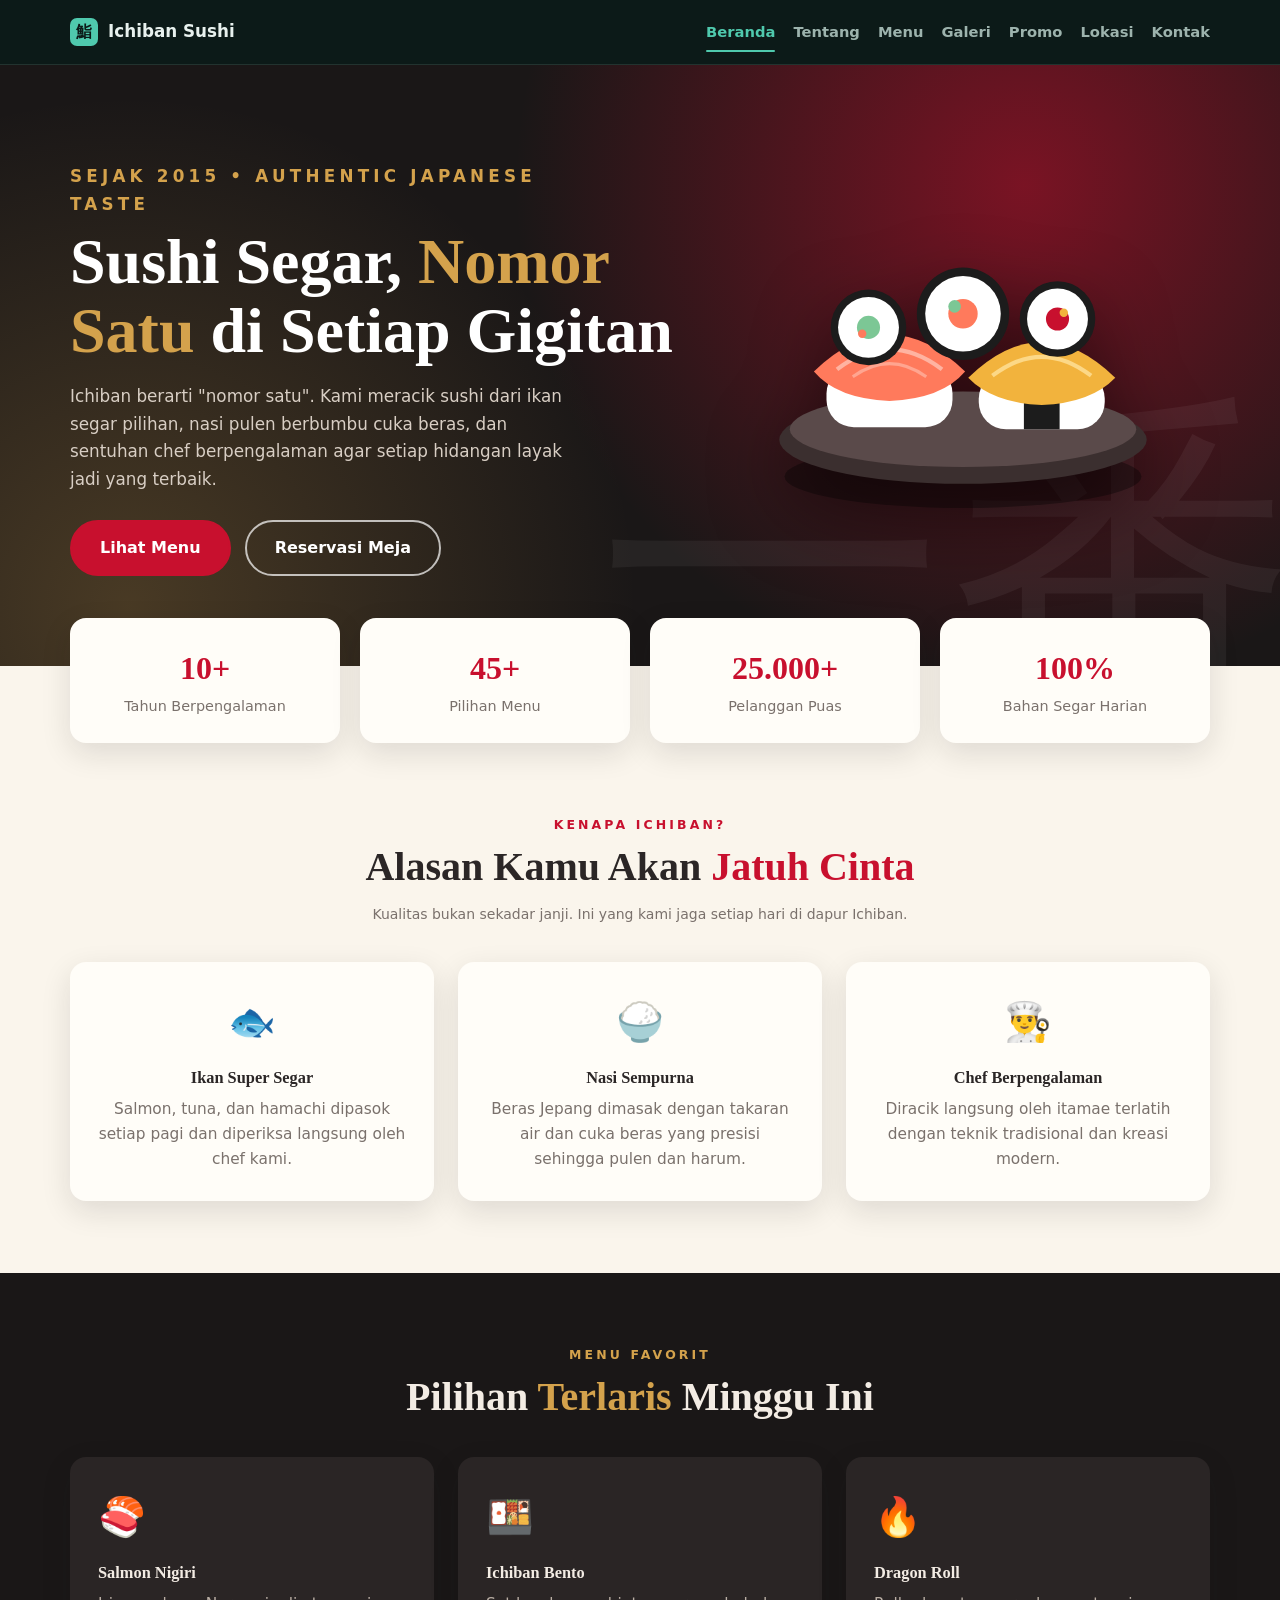
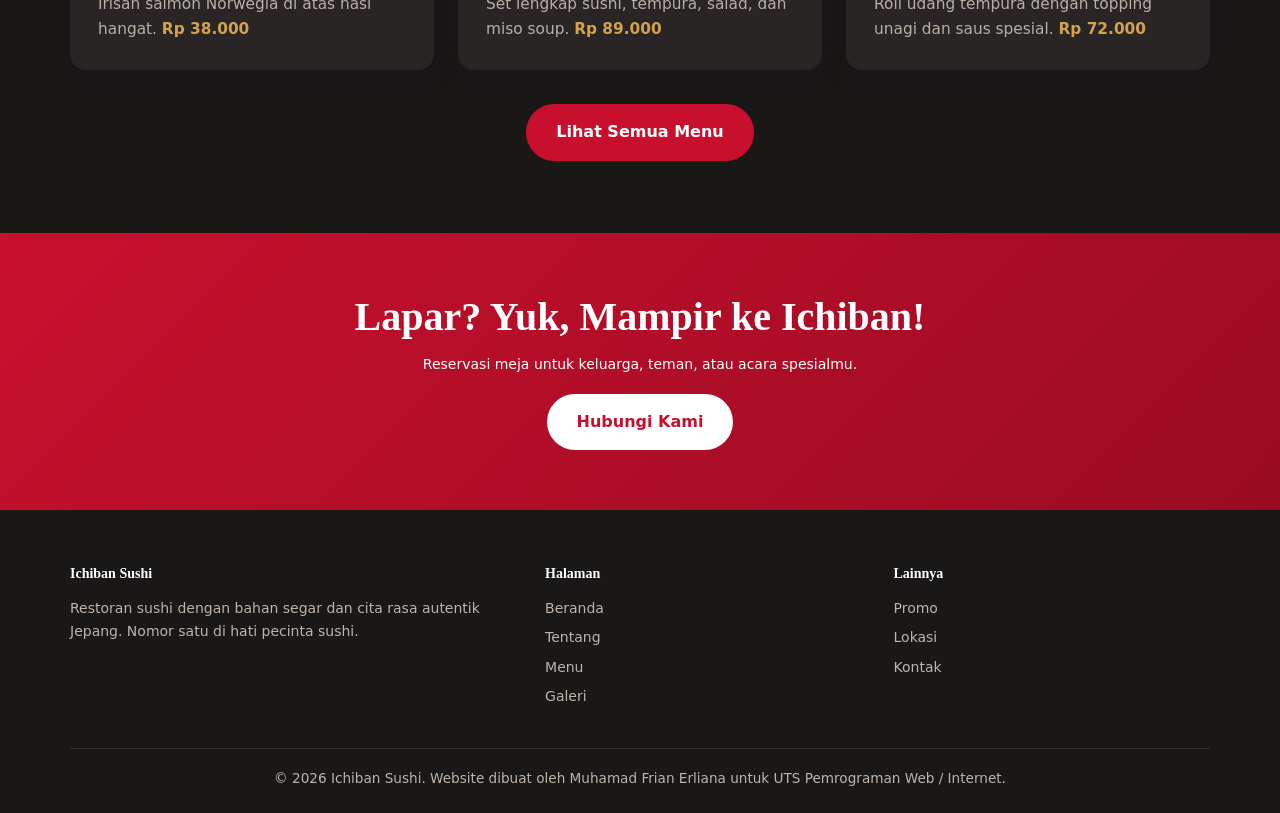
<file: index.html>
<!doctype html><html><head><meta charset=utf8><meta name=viewport content="width=device-width,initial-scale=1,viewport-fit=cover"><style>:root{color-scheme:light;box-sizing:border-box;padding-top:env(safe-area-inset-top,0px);padding-bottom:env(safe-area-inset-bottom,0px)}html{scroll-padding-top:env(safe-area-inset-top,0px)}body{margin:0;padding:0;font:14px -apple-system,BlinkMacSystemFont,sans-serif;background:#fff;color:#000}img{max-width:100%}[hidden]:not([hidden=until-found i]){display:none!important}</style></head><body>
<title>Ichiban Sushi</title>
<link rel="stylesheet" href="style.css">

<header id="frian_header">
  <div class="frian_container frian_nav_wrap">
    <a href="index.html" class="frian_logo"><span class="frian_logo_mark">鮨</span> Ichiban Sushi</a>
    <button class="frian_burger" id="frian_burger" aria-label="Buka menu">&#9776;</button>
    <nav class="frian_menu" id="frian_menu">
      <a class="frian_menu_link frian_active" href="index.html">Beranda</a>
      <a class="frian_menu_link" href="tentang.html">Tentang</a>
      <a class="frian_menu_link" href="menu.html">Menu</a>
      <a class="frian_menu_link" href="galeri.html">Galeri</a>
      <a class="frian_menu_link" href="promo.html">Promo</a>
      <a class="frian_menu_link" href="lokasi.html">Lokasi</a>
      <a class="frian_menu_link" href="kontak.html">Kontak</a>
    </nav>
  </div>
</header>

<section class="frian_hero">
  <div class="frian_kanji_bg">一番</div>
  <div class="frian_container frian_hero_grid">
    <div>
      <p class="frian_eyebrow" style="color:var(--frian_gold)">Sejak 2015 &bull; Authentic Japanese Taste</p>
      <h1>Sushi Segar, <em>Nomor Satu</em> di Setiap Gigitan</h1>
      <p>Ichiban berarti "nomor satu". Kami meracik sushi dari ikan segar pilihan, nasi pulen berbumbu cuka beras, dan sentuhan chef berpengalaman agar setiap hidangan layak jadi yang terbaik.</p>
      <div class="frian_btn_row">
        <a href="menu.html" class="frian_btn">Lihat Menu</a>
        <a href="kontak.html" class="frian_btn frian_btn_ghost">Reservasi Meja</a>
      </div>
    </div>
    <div class="frian_hero_art">
      <svg viewBox="0 0 400 320" xmlns="http://www.w3.org/2000/svg" role="img" aria-label="Ilustrasi sushi salmon">
        <ellipse cx="200" cy="270" rx="170" ry="30" fill="#000" opacity=".35"/>
        <ellipse cx="200" cy="235" rx="175" ry="42" fill="#3b2f2f"/>
        <ellipse cx="200" cy="225" rx="165" ry="36" fill="#5a4a4a"/>
        <!-- nigiri 1 -->
        <rect x="70" y="165" width="120" height="58" rx="26" fill="#fff"/>
        <path d="M58 170 Q130 100 202 170 Q180 196 130 198 Q80 196 58 170Z" fill="#ff7a5c"/>
        <path d="M80 168 Q130 130 180 168" stroke="#ffc2b3" stroke-width="4" fill="none" opacity=".8"/>
        <path d="M95 175 Q130 150 165 175" stroke="#ffc2b3" stroke-width="3" fill="none" opacity=".6"/>
        <!-- nigiri 2 -->
        <rect x="215" y="170" width="120" height="55" rx="26" fill="#fff"/>
        <rect x="258" y="150" width="34" height="75" fill="#1c1c1c"/>
        <path d="M205 176 Q275 108 345 176 Q322 200 275 202 Q228 200 205 176Z" fill="#f2b33d"/>
        <path d="M228 174 Q275 138 322 174" stroke="#ffe29a" stroke-width="4" fill="none" opacity=".8"/>
        <!-- maki -->
        <g transform="translate(150 70)">
          <circle cx="50" cy="45" r="44" fill="#1c1c1c"/>
          <circle cx="50" cy="45" r="36" fill="#fff"/>
          <circle cx="50" cy="45" r="14" fill="#ff7a5c"/>
          <circle cx="42" cy="38" r="6" fill="#7cc795"/>
        </g>
        <g transform="translate(250 82)">
          <circle cx="40" cy="38" r="36" fill="#1c1c1c"/>
          <circle cx="40" cy="38" r="29" fill="#fff"/>
          <circle cx="40" cy="38" r="11" fill="#c8102e"/>
          <circle cx="46" cy="32" r="4" fill="#f2b33d"/>
        </g>
        <g transform="translate(70 90)">
          <circle cx="40" cy="38" r="36" fill="#1c1c1c"/>
          <circle cx="40" cy="38" r="29" fill="#fff"/>
          <circle cx="40" cy="38" r="11" fill="#7cc795"/>
          <circle cx="34" cy="44" r="4" fill="#ff7a5c"/>
        </g>
      </svg>
    </div>
  </div>
</section>

<div class="frian_container">
  <div class="frian_stats frian_reveal">
    <div class="frian_stat"><b data-frian-count="10" data-frian-suffix="+">0</b><span>Tahun Berpengalaman</span></div>
    <div class="frian_stat"><b data-frian-count="45" data-frian-suffix="+">0</b><span>Pilihan Menu</span></div>
    <div class="frian_stat"><b data-frian-count="25000" data-frian-suffix="+">0</b><span>Pelanggan Puas</span></div>
    <div class="frian_stat"><b data-frian-count="100" data-frian-suffix="%">0</b><span>Bahan Segar Harian</span></div>
  </div>
</div>

<section class="frian_section">
  <div class="frian_container frian_center">
    <p class="frian_eyebrow">Kenapa Ichiban?</p>
    <h2 class="frian_title">Alasan Kamu Akan <span>Jatuh Cinta</span></h2>
    <p class="frian_lead">Kualitas bukan sekadar janji. Ini yang kami jaga setiap hari di dapur Ichiban.</p>
    <div class="frian_grid_3">
      <div class="frian_card frian_reveal"><div class="frian_card_icon">🐟</div><h3>Ikan Super Segar</h3><p>Salmon, tuna, dan hamachi dipasok setiap pagi dan diperiksa langsung oleh chef kami.</p></div>
      <div class="frian_card frian_reveal"><div class="frian_card_icon">🍚</div><h3>Nasi Sempurna</h3><p>Beras Jepang dimasak dengan takaran air dan cuka beras yang presisi sehingga pulen dan harum.</p></div>
      <div class="frian_card frian_reveal"><div class="frian_card_icon">👨‍🍳</div><h3>Chef Berpengalaman</h3><p>Diracik langsung oleh itamae terlatih dengan teknik tradisional dan kreasi modern.</p></div>
    </div>
  </div>
</section>

<section class="frian_section frian_section_dark">
  <div class="frian_container">
    <div class="frian_center">
      <p class="frian_eyebrow" style="color:var(--frian_gold)">Menu Favorit</p>
      <h2 class="frian_title">Pilihan <span>Terlaris</span> Minggu Ini</h2>
    </div>
    <div class="frian_grid_3">
      <div class="frian_card frian_reveal"><div class="frian_card_icon">🍣</div><h3>Salmon Nigiri</h3><p>Irisan salmon Norwegia di atas nasi hangat. <b style="color:var(--frian_gold)">Rp 38.000</b></p></div>
      <div class="frian_card frian_reveal"><div class="frian_card_icon">🍱</div><h3>Ichiban Bento</h3><p>Set lengkap sushi, tempura, salad, dan miso soup. <b style="color:var(--frian_gold)">Rp 89.000</b></p></div>
      <div class="frian_card frian_reveal"><div class="frian_card_icon">🔥</div><h3>Dragon Roll</h3><p>Roll udang tempura dengan topping unagi dan saus spesial. <b style="color:var(--frian_gold)">Rp 72.000</b></p></div>
    </div>
    <p class="frian_center" style="margin-top:34px"><a href="menu.html" class="frian_btn">Lihat Semua Menu</a></p>
  </div>
</section>

<section class="frian_cta">
  <div class="frian_container">
    <h2 class="frian_title">Lapar? Yuk, Mampir ke Ichiban!</h2>
    <p>Reservasi meja untuk keluarga, teman, atau acara spesialmu.</p>
    <a href="kontak.html" class="frian_btn">Hubungi Kami</a>
  </div>
</section>

<footer id="frian_footer">
  <div class="frian_container">
    <div class="frian_footer_grid">
      <div><h4>Ichiban Sushi</h4><p>Restoran sushi dengan bahan segar dan cita rasa autentik Jepang. Nomor satu di hati pecinta sushi.</p></div>
      <div><h4>Halaman</h4><ul>
        <li><a href="index.html">Beranda</a></li><li><a href="tentang.html">Tentang</a></li><li><a href="menu.html">Menu</a></li><li><a href="galeri.html">Galeri</a></li></ul></div>
      <div><h4>Lainnya</h4><ul>
        <li><a href="promo.html">Promo</a></li><li><a href="lokasi.html">Lokasi</a></li><li><a href="kontak.html">Kontak</a></li></ul></div>
    </div>
    <p class="frian_copy">&copy; 2026 Ichiban Sushi. Website dibuat oleh Muhamad Frian Erliana untuk UTS Pemrograman Web / Internet.</p>
  </div>
</footer>

<script src="script.js"></script>

</body></html>
</file>
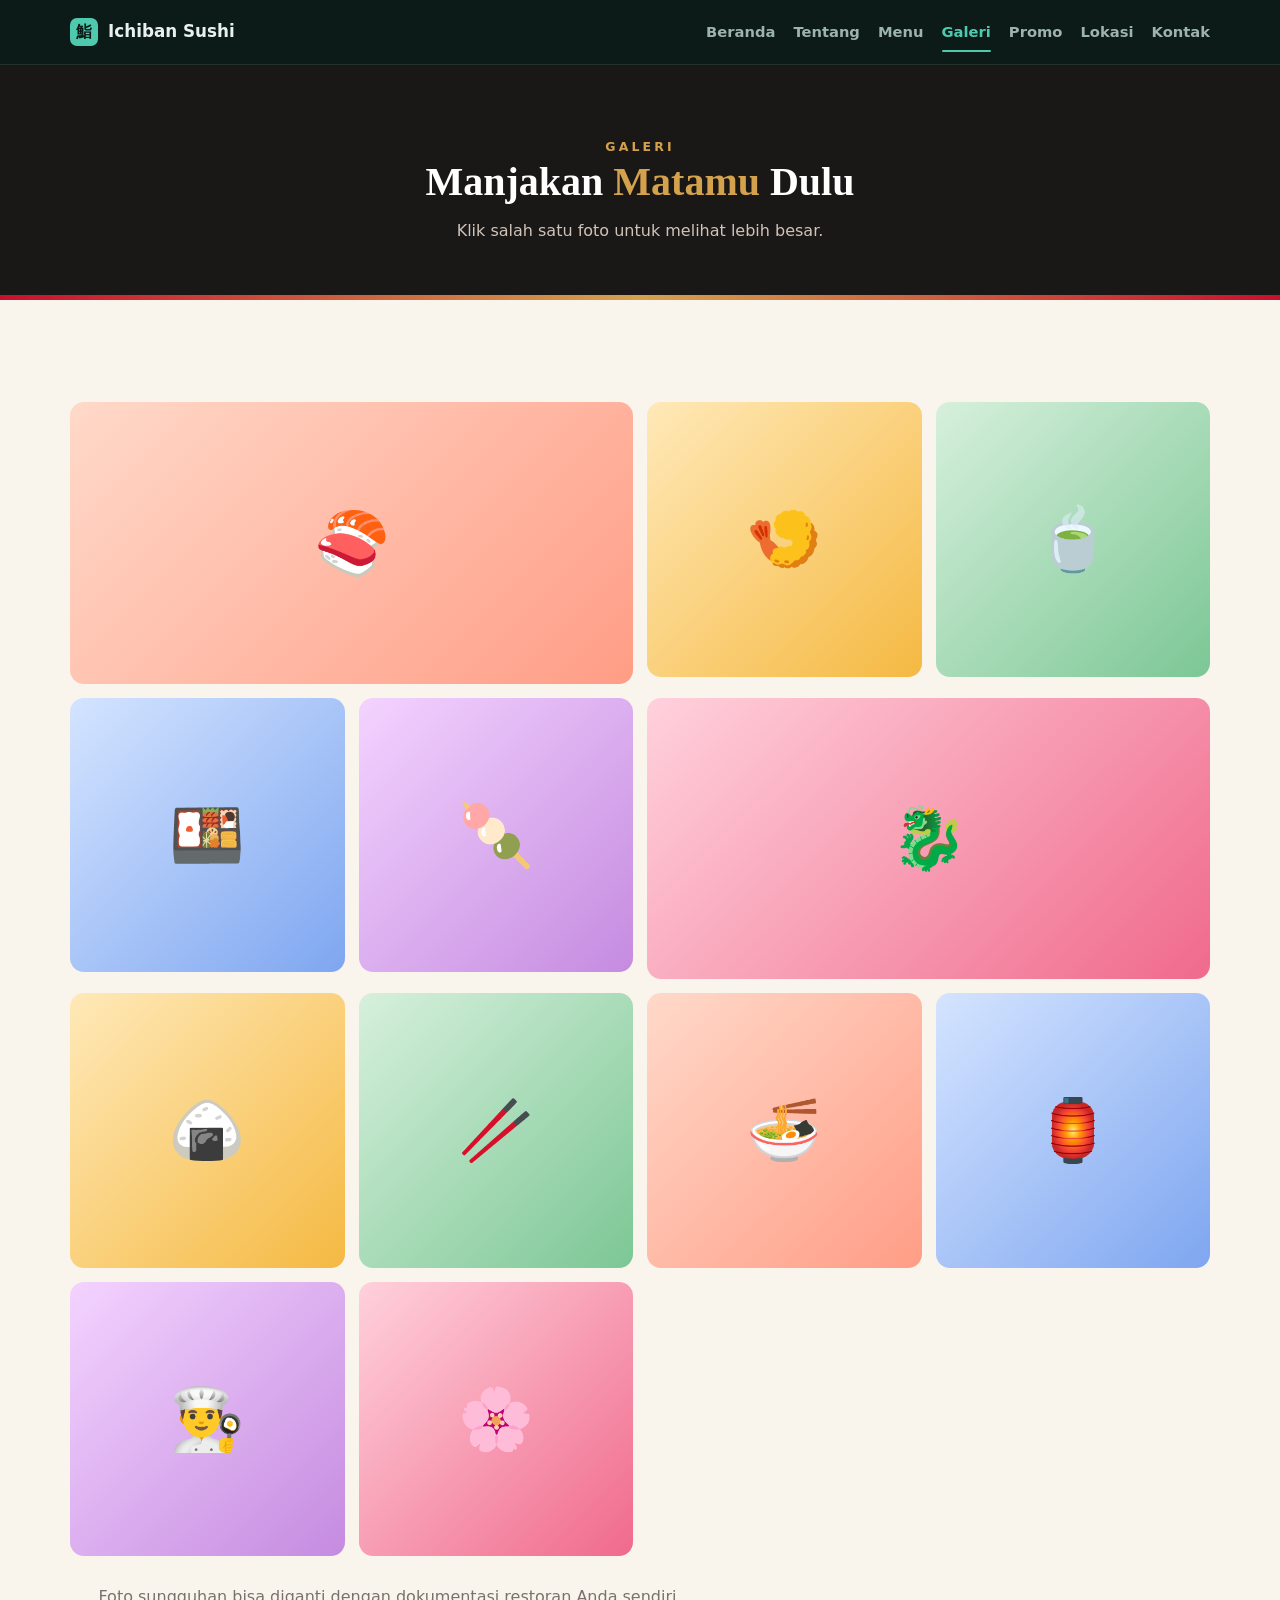
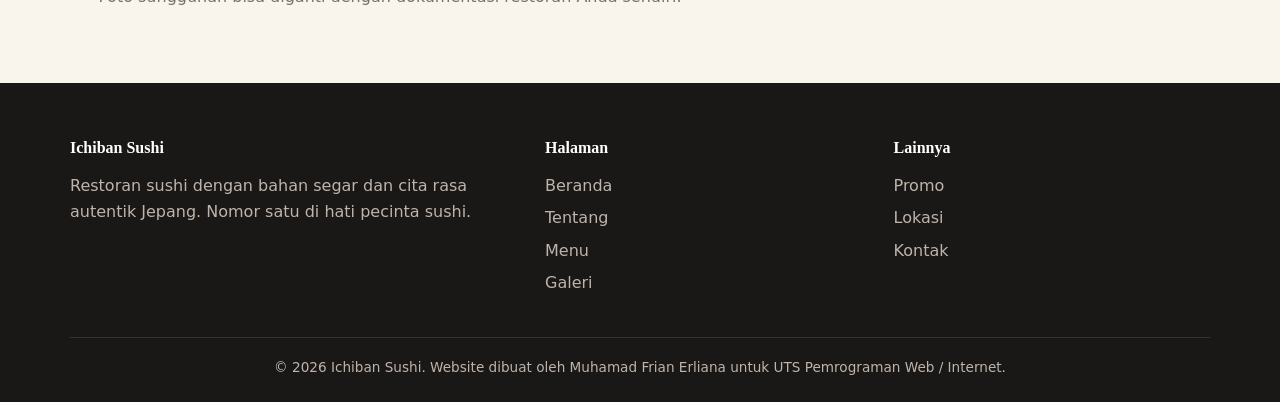
<file: galeri.html>
<!DOCTYPE html>
<html lang="id">
<head>
  <meta charset="UTF-8">
  <meta name="viewport" content="width=device-width, initial-scale=1.0">
  <title>Galeri - Ichiban Sushi</title>
  <link rel="stylesheet" href="style.css">
</head>
<body>

<header id="frian_header">
  <div class="frian_container frian_nav_wrap">
    <a href="index.html" class="frian_logo"><span class="frian_logo_mark">鮨</span> Ichiban Sushi</a>
    <button class="frian_burger" id="frian_burger" aria-label="Buka menu">&#9776;</button>
    <nav class="frian_menu" id="frian_menu">
      <a class="frian_menu_link" href="index.html">Beranda</a>
      <a class="frian_menu_link" href="tentang.html">Tentang</a>
      <a class="frian_menu_link" href="menu.html">Menu</a>
      <a class="frian_menu_link frian_active" href="galeri.html">Galeri</a>
      <a class="frian_menu_link" href="promo.html">Promo</a>
      <a class="frian_menu_link" href="lokasi.html">Lokasi</a>
      <a class="frian_menu_link" href="kontak.html">Kontak</a>
    </nav>
  </div>
</header>

<section class="frian_page_hero">
  <div class="frian_container">
    <p class="frian_eyebrow" style="color:var(--frian_gold)">Galeri</p>
    <h1 class="frian_title">Manjakan <span style="color:var(--frian_gold)">Matamu</span> Dulu</h1>
    <p>Klik salah satu foto untuk melihat lebih besar.</p>
  </div>
</section>

<section class="frian_section">
  <div class="frian_container">
    <div class="frian_gallery">
      <div class="frian_tile frian_wide frian_g1" data-frian-g="frian_g1" data-frian-emoji="🍣" data-frian-cap="Salmon Nigiri, favorit sepanjang masa"><span>Salmon Nigiri</span>🍣</div>
      <div class="frian_tile frian_g2" data-frian-g="frian_g2" data-frian-emoji="🍤" data-frian-cap="Ebi Tempura Roll"><span>Ebi Tempura</span>🍤</div>
      <div class="frian_tile frian_g3" data-frian-g="frian_g3" data-frian-emoji="🍵" data-frian-cap="Ocha hangat khas Jepang"><span>Ocha</span>🍵</div>
      <div class="frian_tile frian_g4" data-frian-g="frian_g4" data-frian-emoji="🍱" data-frian-cap="Ichiban Bento Set"><span>Bento Set</span>🍱</div>
      <div class="frian_tile frian_g5" data-frian-g="frian_g5" data-frian-emoji="🍡" data-frian-cap="Mochi Ice Cream"><span>Mochi</span>🍡</div>
      <div class="frian_tile frian_wide frian_g6" data-frian-g="frian_g6" data-frian-emoji="🐉" data-frian-cap="Dragon Roll, kreasi andalan chef"><span>Dragon Roll</span>🐉</div>
      <div class="frian_tile frian_g2" data-frian-g="frian_g2" data-frian-emoji="🍙" data-frian-cap="California Roll"><span>California Roll</span>🍙</div>
      <div class="frian_tile frian_g3" data-frian-g="frian_g3" data-frian-emoji="🥢" data-frian-cap="Sajian dengan sumpit tradisional"><span>Sumpit</span>🥢</div>
      <div class="frian_tile frian_g1" data-frian-g="frian_g1" data-frian-emoji="🍜" data-frian-cap="Udon hangat untuk hari hujan"><span>Udon</span>🍜</div>
      <div class="frian_tile frian_g4" data-frian-g="frian_g4" data-frian-emoji="🏮" data-frian-cap="Suasana restoran bernuansa Jepang"><span>Suasana Resto</span>🏮</div>
      <div class="frian_tile frian_g5" data-frian-g="frian_g5" data-frian-emoji="👨‍🍳" data-frian-cap="Chef kami meracik sushi langsung"><span>Chef Kami</span>👨‍🍳</div>
      <div class="frian_tile frian_g6" data-frian-g="frian_g6" data-frian-emoji="🌸" data-frian-cap="Menu musiman Sakura"><span>Sakura Special</span>🌸</div>
    </div>
    <p class="frian_center frian_lead" style="margin-top:28px">Foto sungguhan bisa diganti dengan dokumentasi restoran Anda sendiri.</p>
  </div>
</section>

<div id="frian_lightbox">
  <button class="frian_lightbox_close" aria-label="Tutup">&times;</button>
  <div class="frian_lightbox_box">
    <div id="frian_lightbox_pic" class="frian_lightbox_pic"></div>
    <p id="frian_lightbox_cap"></p>
  </div>
</div>

<footer id="frian_footer">
  <div class="frian_container">
    <div class="frian_footer_grid">
      <div><h4>Ichiban Sushi</h4><p>Restoran sushi dengan bahan segar dan cita rasa autentik Jepang. Nomor satu di hati pecinta sushi.</p></div>
      <div><h4>Halaman</h4><ul>
        <li><a href="index.html">Beranda</a></li><li><a href="tentang.html">Tentang</a></li><li><a href="menu.html">Menu</a></li><li><a href="galeri.html">Galeri</a></li></ul></div>
      <div><h4>Lainnya</h4><ul>
        <li><a href="promo.html">Promo</a></li><li><a href="lokasi.html">Lokasi</a></li><li><a href="kontak.html">Kontak</a></li></ul></div>
    </div>
    <p class="frian_copy">&copy; 2026 Ichiban Sushi. Website dibuat oleh Muhamad Frian Erliana untuk UTS Pemrograman Web / Internet.</p>
  </div>
</footer>

<script src="script.js"></script>
</body>
</html>
</file>
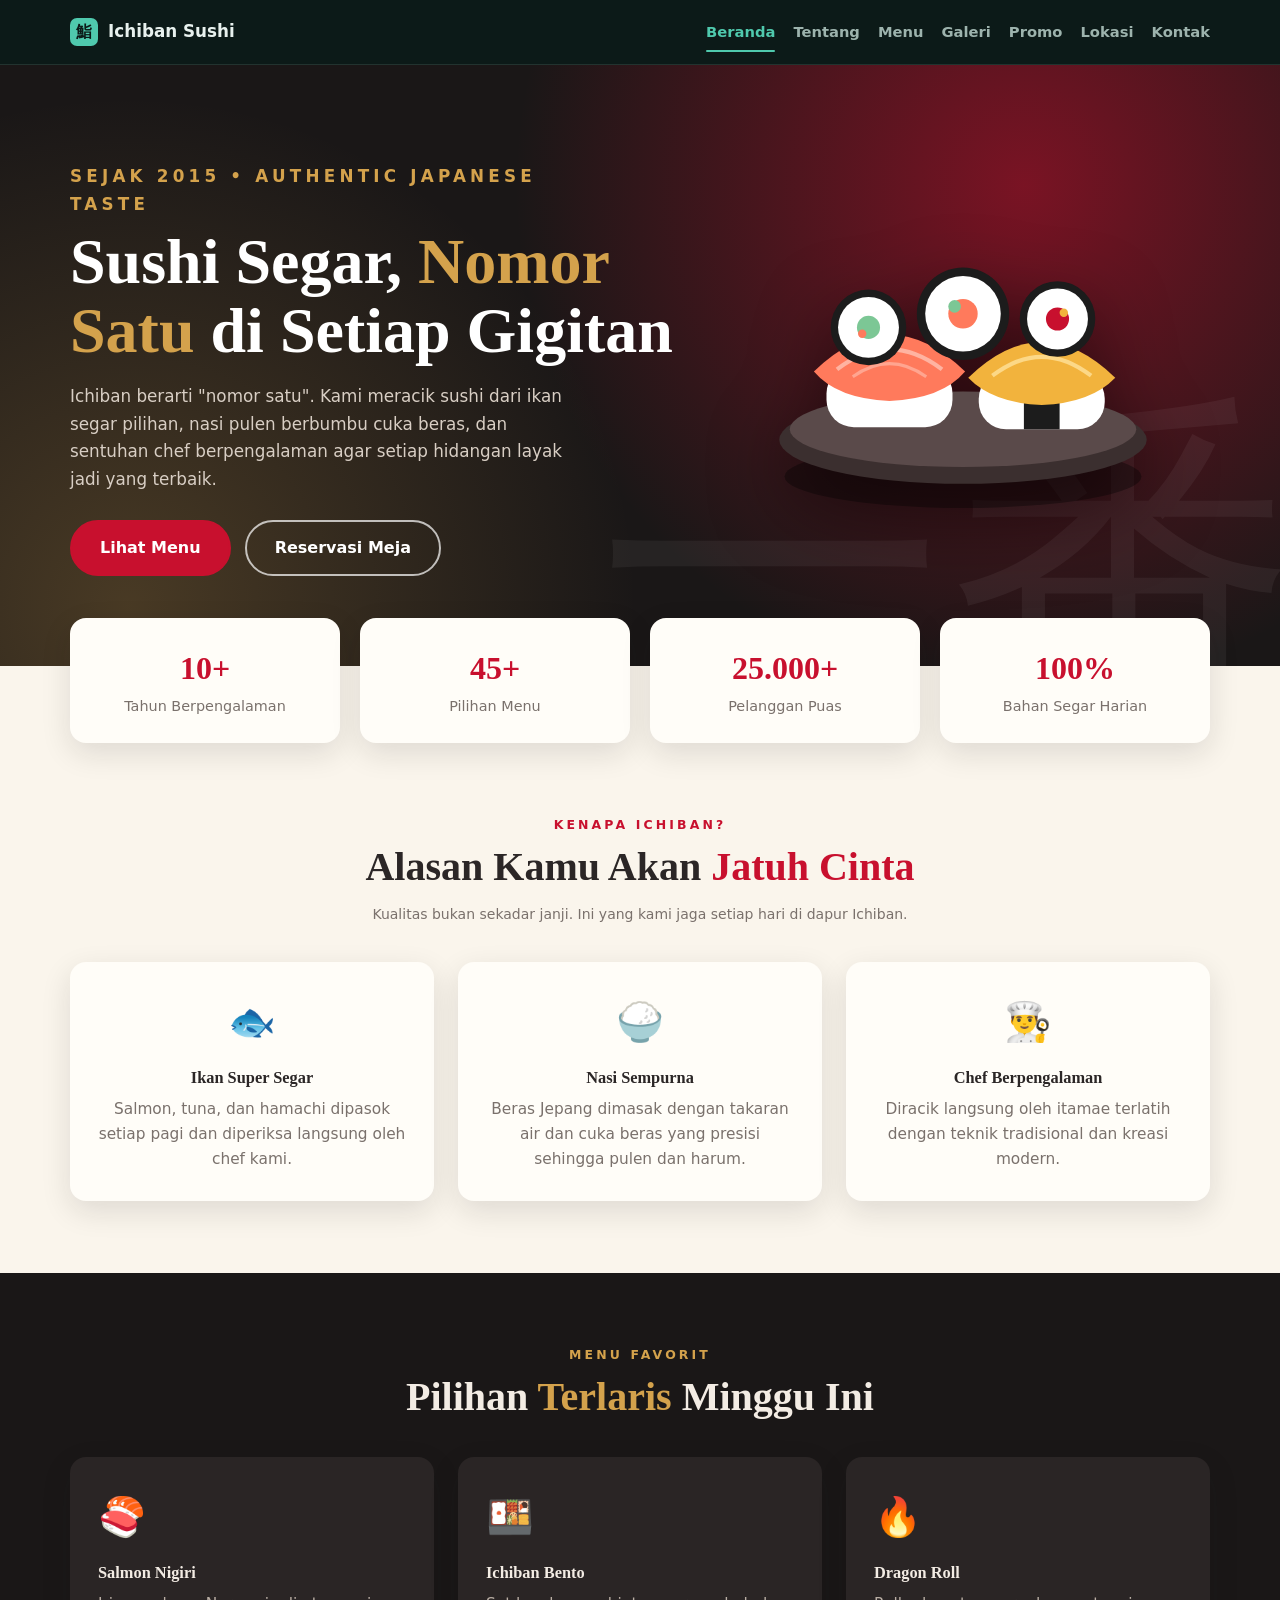
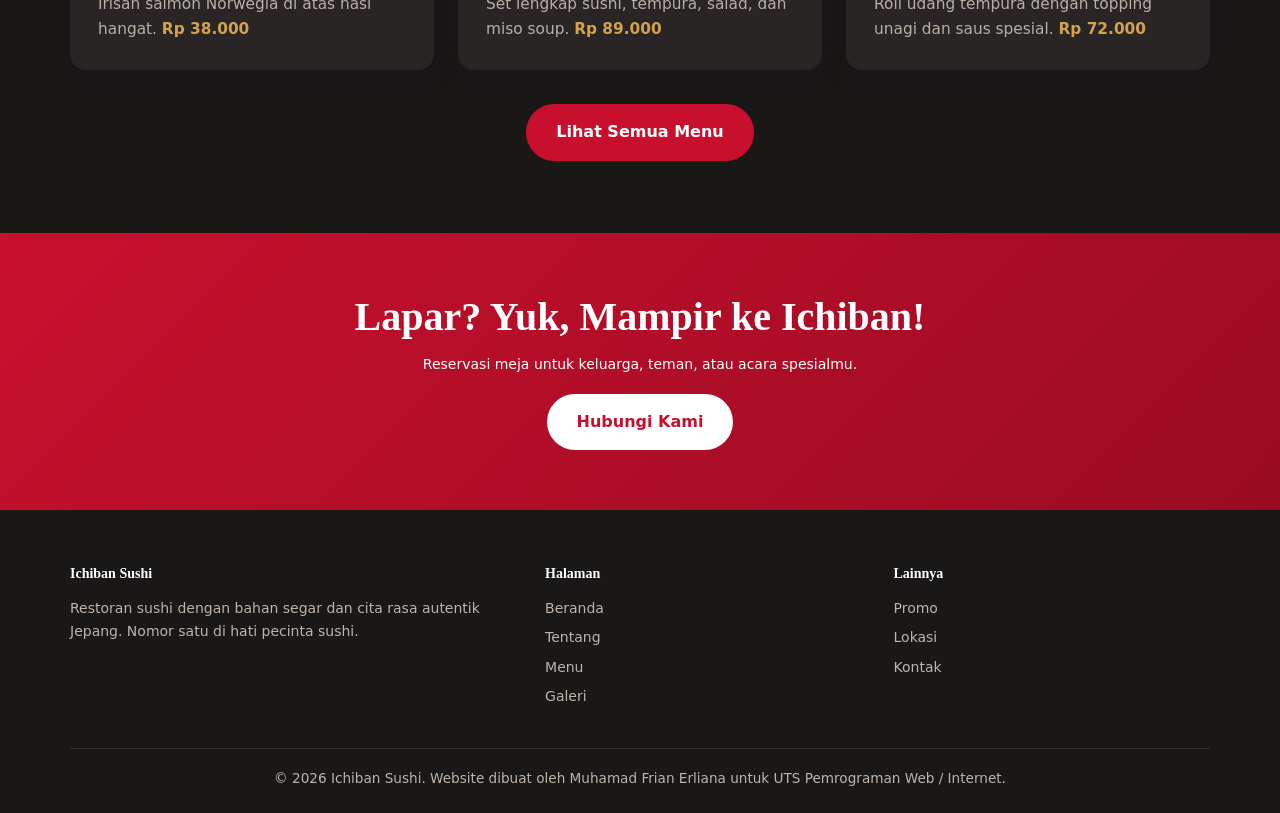
<file: index (8).html>
<!doctype html><html><head><meta charset=utf8><meta name=viewport content="width=device-width,initial-scale=1,viewport-fit=cover"><style>:root{color-scheme:light;box-sizing:border-box;padding-top:env(safe-area-inset-top,0px);padding-bottom:env(safe-area-inset-bottom,0px)}html{scroll-padding-top:env(safe-area-inset-top,0px)}body{margin:0;padding:0;font:14px -apple-system,BlinkMacSystemFont,sans-serif;background:#fff;color:#000}img{max-width:100%}[hidden]:not([hidden=until-found i]){display:none!important}</style></head><body>
<title>Ichiban Sushi</title>
<link rel="stylesheet" href="style.css">

<header id="frian_header">
  <div class="frian_container frian_nav_wrap">
    <a href="index.html" class="frian_logo"><span class="frian_logo_mark">鮨</span> Ichiban Sushi</a>
    <button class="frian_burger" id="frian_burger" aria-label="Buka menu">&#9776;</button>
    <nav class="frian_menu" id="frian_menu">
      <a class="frian_menu_link frian_active" href="index.html">Beranda</a>
      <a class="frian_menu_link" href="tentang.html">Tentang</a>
      <a class="frian_menu_link" href="menu.html">Menu</a>
      <a class="frian_menu_link" href="galeri.html">Galeri</a>
      <a class="frian_menu_link" href="promo.html">Promo</a>
      <a class="frian_menu_link" href="lokasi.html">Lokasi</a>
      <a class="frian_menu_link" href="kontak.html">Kontak</a>
    </nav>
  </div>
</header>

<section class="frian_hero">
  <div class="frian_kanji_bg">一番</div>
  <div class="frian_container frian_hero_grid">
    <div>
      <p class="frian_eyebrow" style="color:var(--frian_gold)">Sejak 2015 &bull; Authentic Japanese Taste</p>
      <h1>Sushi Segar, <em>Nomor Satu</em> di Setiap Gigitan</h1>
      <p>Ichiban berarti "nomor satu". Kami meracik sushi dari ikan segar pilihan, nasi pulen berbumbu cuka beras, dan sentuhan chef berpengalaman agar setiap hidangan layak jadi yang terbaik.</p>
      <div class="frian_btn_row">
        <a href="menu.html" class="frian_btn">Lihat Menu</a>
        <a href="kontak.html" class="frian_btn frian_btn_ghost">Reservasi Meja</a>
      </div>
    </div>
    <div class="frian_hero_art">
      <svg viewBox="0 0 400 320" xmlns="http://www.w3.org/2000/svg" role="img" aria-label="Ilustrasi sushi salmon">
        <ellipse cx="200" cy="270" rx="170" ry="30" fill="#000" opacity=".35"/>
        <ellipse cx="200" cy="235" rx="175" ry="42" fill="#3b2f2f"/>
        <ellipse cx="200" cy="225" rx="165" ry="36" fill="#5a4a4a"/>
        <!-- nigiri 1 -->
        <rect x="70" y="165" width="120" height="58" rx="26" fill="#fff"/>
        <path d="M58 170 Q130 100 202 170 Q180 196 130 198 Q80 196 58 170Z" fill="#ff7a5c"/>
        <path d="M80 168 Q130 130 180 168" stroke="#ffc2b3" stroke-width="4" fill="none" opacity=".8"/>
        <path d="M95 175 Q130 150 165 175" stroke="#ffc2b3" stroke-width="3" fill="none" opacity=".6"/>
        <!-- nigiri 2 -->
        <rect x="215" y="170" width="120" height="55" rx="26" fill="#fff"/>
        <rect x="258" y="150" width="34" height="75" fill="#1c1c1c"/>
        <path d="M205 176 Q275 108 345 176 Q322 200 275 202 Q228 200 205 176Z" fill="#f2b33d"/>
        <path d="M228 174 Q275 138 322 174" stroke="#ffe29a" stroke-width="4" fill="none" opacity=".8"/>
        <!-- maki -->
        <g transform="translate(150 70)">
          <circle cx="50" cy="45" r="44" fill="#1c1c1c"/>
          <circle cx="50" cy="45" r="36" fill="#fff"/>
          <circle cx="50" cy="45" r="14" fill="#ff7a5c"/>
          <circle cx="42" cy="38" r="6" fill="#7cc795"/>
        </g>
        <g transform="translate(250 82)">
          <circle cx="40" cy="38" r="36" fill="#1c1c1c"/>
          <circle cx="40" cy="38" r="29" fill="#fff"/>
          <circle cx="40" cy="38" r="11" fill="#c8102e"/>
          <circle cx="46" cy="32" r="4" fill="#f2b33d"/>
        </g>
        <g transform="translate(70 90)">
          <circle cx="40" cy="38" r="36" fill="#1c1c1c"/>
          <circle cx="40" cy="38" r="29" fill="#fff"/>
          <circle cx="40" cy="38" r="11" fill="#7cc795"/>
          <circle cx="34" cy="44" r="4" fill="#ff7a5c"/>
        </g>
      </svg>
    </div>
  </div>
</section>

<div class="frian_container">
  <div class="frian_stats frian_reveal">
    <div class="frian_stat"><b data-frian-count="10" data-frian-suffix="+">0</b><span>Tahun Berpengalaman</span></div>
    <div class="frian_stat"><b data-frian-count="45" data-frian-suffix="+">0</b><span>Pilihan Menu</span></div>
    <div class="frian_stat"><b data-frian-count="25000" data-frian-suffix="+">0</b><span>Pelanggan Puas</span></div>
    <div class="frian_stat"><b data-frian-count="100" data-frian-suffix="%">0</b><span>Bahan Segar Harian</span></div>
  </div>
</div>

<section class="frian_section">
  <div class="frian_container frian_center">
    <p class="frian_eyebrow">Kenapa Ichiban?</p>
    <h2 class="frian_title">Alasan Kamu Akan <span>Jatuh Cinta</span></h2>
    <p class="frian_lead">Kualitas bukan sekadar janji. Ini yang kami jaga setiap hari di dapur Ichiban.</p>
    <div class="frian_grid_3">
      <div class="frian_card frian_reveal"><div class="frian_card_icon">🐟</div><h3>Ikan Super Segar</h3><p>Salmon, tuna, dan hamachi dipasok setiap pagi dan diperiksa langsung oleh chef kami.</p></div>
      <div class="frian_card frian_reveal"><div class="frian_card_icon">🍚</div><h3>Nasi Sempurna</h3><p>Beras Jepang dimasak dengan takaran air dan cuka beras yang presisi sehingga pulen dan harum.</p></div>
      <div class="frian_card frian_reveal"><div class="frian_card_icon">👨‍🍳</div><h3>Chef Berpengalaman</h3><p>Diracik langsung oleh itamae terlatih dengan teknik tradisional dan kreasi modern.</p></div>
    </div>
  </div>
</section>

<section class="frian_section frian_section_dark">
  <div class="frian_container">
    <div class="frian_center">
      <p class="frian_eyebrow" style="color:var(--frian_gold)">Menu Favorit</p>
      <h2 class="frian_title">Pilihan <span>Terlaris</span> Minggu Ini</h2>
    </div>
    <div class="frian_grid_3">
      <div class="frian_card frian_reveal"><div class="frian_card_icon">🍣</div><h3>Salmon Nigiri</h3><p>Irisan salmon Norwegia di atas nasi hangat. <b style="color:var(--frian_gold)">Rp 38.000</b></p></div>
      <div class="frian_card frian_reveal"><div class="frian_card_icon">🍱</div><h3>Ichiban Bento</h3><p>Set lengkap sushi, tempura, salad, dan miso soup. <b style="color:var(--frian_gold)">Rp 89.000</b></p></div>
      <div class="frian_card frian_reveal"><div class="frian_card_icon">🔥</div><h3>Dragon Roll</h3><p>Roll udang tempura dengan topping unagi dan saus spesial. <b style="color:var(--frian_gold)">Rp 72.000</b></p></div>
    </div>
    <p class="frian_center" style="margin-top:34px"><a href="menu.html" class="frian_btn">Lihat Semua Menu</a></p>
  </div>
</section>

<section class="frian_cta">
  <div class="frian_container">
    <h2 class="frian_title">Lapar? Yuk, Mampir ke Ichiban!</h2>
    <p>Reservasi meja untuk keluarga, teman, atau acara spesialmu.</p>
    <a href="kontak.html" class="frian_btn">Hubungi Kami</a>
  </div>
</section>

<footer id="frian_footer">
  <div class="frian_container">
    <div class="frian_footer_grid">
      <div><h4>Ichiban Sushi</h4><p>Restoran sushi dengan bahan segar dan cita rasa autentik Jepang. Nomor satu di hati pecinta sushi.</p></div>
      <div><h4>Halaman</h4><ul>
        <li><a href="index.html">Beranda</a></li><li><a href="tentang.html">Tentang</a></li><li><a href="menu.html">Menu</a></li><li><a href="galeri.html">Galeri</a></li></ul></div>
      <div><h4>Lainnya</h4><ul>
        <li><a href="promo.html">Promo</a></li><li><a href="lokasi.html">Lokasi</a></li><li><a href="kontak.html">Kontak</a></li></ul></div>
    </div>
    <p class="frian_copy">&copy; 2026 Ichiban Sushi. Website dibuat oleh Muhamad Frian Erliana untuk UTS Pemrograman Web / Internet.</p>
  </div>
</footer>

<script src="script.js"></script>

</body></html>
</file>
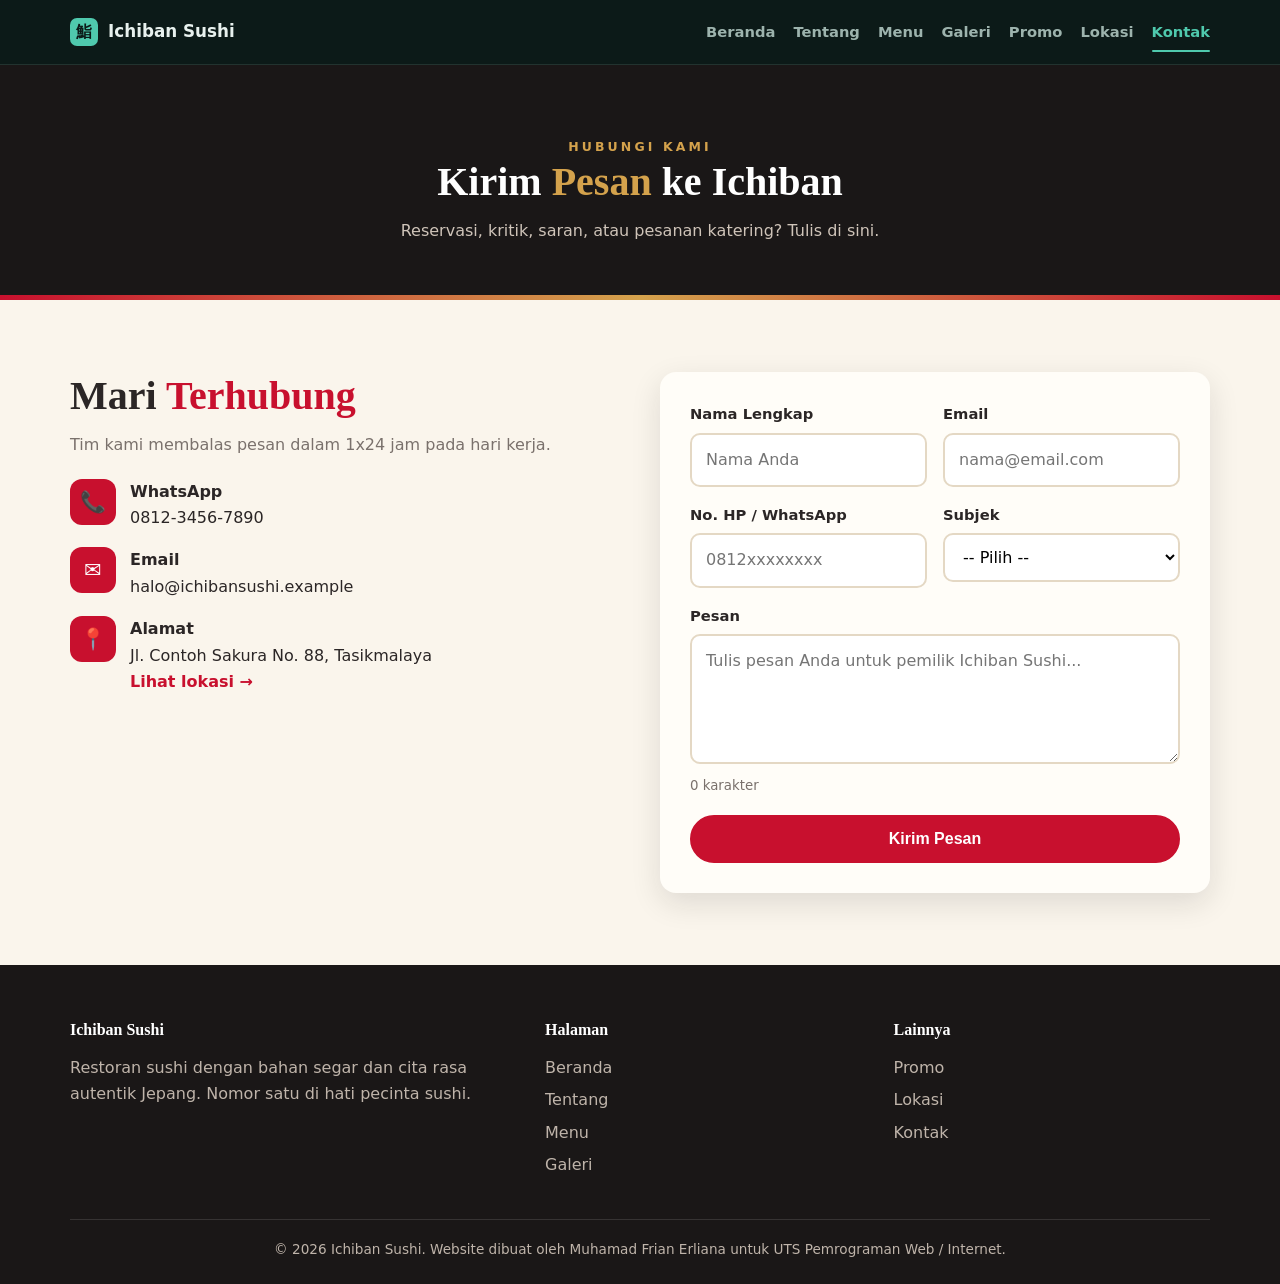
<file: kontak (1).html>
<!DOCTYPE html>
<html lang="id">
<head>
  <meta charset="UTF-8">
  <meta name="viewport" content="width=device-width, initial-scale=1.0">
  <title>Kontak - Ichiban Sushi</title>
  <link rel="stylesheet" href="style.css">
</head>
<body>

<header id="frian_header">
  <div class="frian_container frian_nav_wrap">
    <a href="index.html" class="frian_logo"><span class="frian_logo_mark">鮨</span> Ichiban Sushi</a>
    <button class="frian_burger" id="frian_burger" aria-label="Buka menu">&#9776;</button>
    <nav class="frian_menu" id="frian_menu">
      <a class="frian_menu_link" href="index.html">Beranda</a>
      <a class="frian_menu_link" href="tentang.html">Tentang</a>
      <a class="frian_menu_link" href="menu.html">Menu</a>
      <a class="frian_menu_link" href="galeri.html">Galeri</a>
      <a class="frian_menu_link" href="promo.html">Promo</a>
      <a class="frian_menu_link" href="lokasi.html">Lokasi</a>
      <a class="frian_menu_link frian_active" href="kontak.html">Kontak</a>
    </nav>
  </div>
</header>

<section class="frian_page_hero">
  <div class="frian_container">
    <p class="frian_eyebrow" style="color:var(--frian_gold)">Hubungi Kami</p>
    <h1 class="frian_title">Kirim <span style="color:var(--frian_gold)">Pesan</span> ke Ichiban</h1>
    <p>Reservasi, kritik, saran, atau pesanan katering? Tulis di sini.</p>
  </div>
</section>

<section class="frian_section">
  <div class="frian_container frian_grid_2" style="align-items:start">
    <div class="frian_reveal">
      <h2 class="frian_title">Mari <span>Terhubung</span></h2>
      <p class="frian_lead">Tim kami membalas pesan dalam 1x24 jam pada hari kerja.</p>
      <div class="frian_info_list">
        <div class="frian_info_item"><div class="frian_info_icon">📞</div><div><b>WhatsApp</b><br>0812-3456-7890</div></div>
        <div class="frian_info_item"><div class="frian_info_icon">✉️</div><div><b>Email</b><br>halo@ichibansushi.example</div></div>
        <div class="frian_info_item"><div class="frian_info_icon">📍</div><div><b>Alamat</b><br>Jl. Contoh Sakura No. 88, Tasikmalaya<br><a href="lokasi.html" style="color:var(--frian_red);font-weight:700">Lihat lokasi &rarr;</a></div></div>
      </div>
    </div>

    <form class="frian_form frian_reveal" id="frian_form" novalidate>
      <div id="frian_notice"></div>
      <div class="frian_form_row">
        <div class="frian_field"><label for="frian_nama">Nama Lengkap</label><input type="text" id="frian_nama" name="nama" placeholder="Nama Anda"><div class="frian_error"></div></div>
        <div class="frian_field"><label for="frian_email">Email</label><input type="email" id="frian_email" name="email" placeholder="nama@email.com"><div class="frian_error"></div></div>
      </div>
      <div class="frian_form_row">
        <div class="frian_field"><label for="frian_telepon">No. HP / WhatsApp</label><input type="tel" id="frian_telepon" name="telepon" placeholder="0812xxxxxxxx"><div class="frian_error"></div></div>
        <div class="frian_field"><label for="frian_subjek">Subjek</label>
          <select id="frian_subjek" name="subjek"><option value="">-- Pilih --</option><option>Reservasi Meja</option><option>Pesanan Katering</option><option>Kritik &amp; Saran</option><option>Lainnya</option></select><div class="frian_error"></div></div>
      </div>
      <div class="frian_field"><label for="frian_pesan">Pesan</label><textarea id="frian_pesan" name="pesan" placeholder="Tulis pesan Anda untuk pemilik Ichiban Sushi..."></textarea><small id="frian_char" style="color:var(--frian_muted)">0 karakter</small><div class="frian_error"></div></div>
      <button type="submit" class="frian_btn">Kirim Pesan</button>
    </form>
  </div>
</section>

<footer id="frian_footer">
  <div class="frian_container">
    <div class="frian_footer_grid">
      <div><h4>Ichiban Sushi</h4><p>Restoran sushi dengan bahan segar dan cita rasa autentik Jepang. Nomor satu di hati pecinta sushi.</p></div>
      <div><h4>Halaman</h4><ul>
        <li><a href="index.html">Beranda</a></li><li><a href="tentang.html">Tentang</a></li><li><a href="menu.html">Menu</a></li><li><a href="galeri.html">Galeri</a></li></ul></div>
      <div><h4>Lainnya</h4><ul>
        <li><a href="promo.html">Promo</a></li><li><a href="lokasi.html">Lokasi</a></li><li><a href="kontak.html">Kontak</a></li></ul></div>
    </div>
    <p class="frian_copy">&copy; 2026 Ichiban Sushi. Website dibuat oleh Muhamad Frian Erliana untuk UTS Pemrograman Web / Internet.</p>
  </div>
</footer>

<script src="script.js"></script>
</body>
</html>
</file>
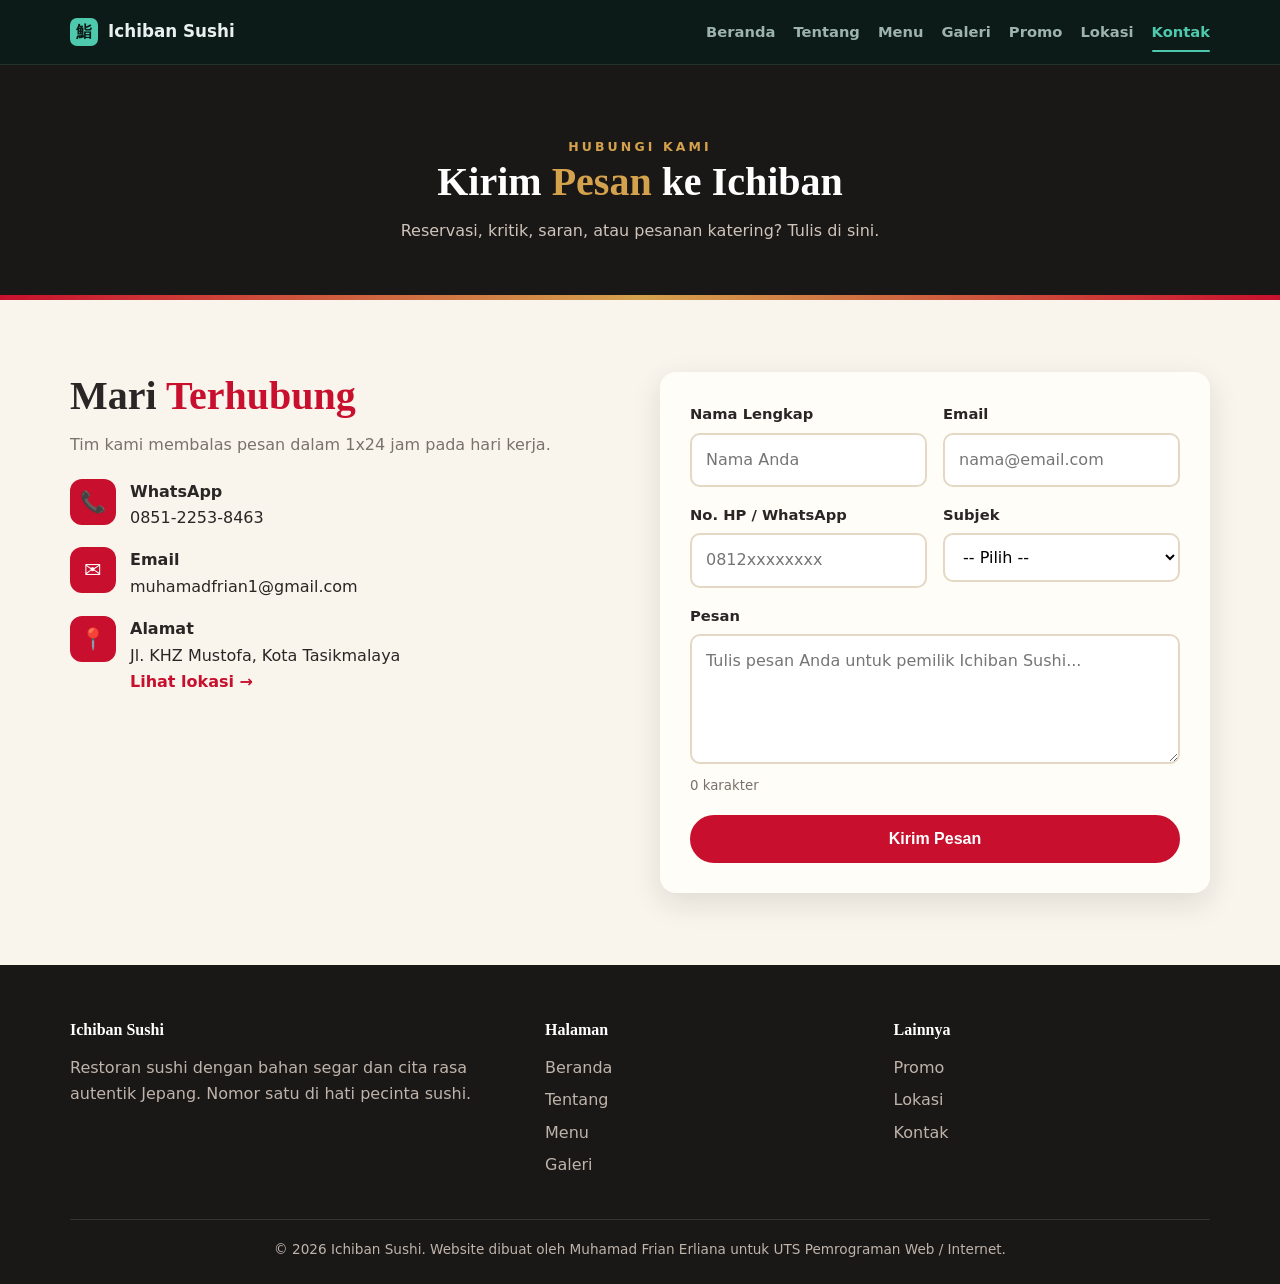
<file: kontak (2).html>
<!DOCTYPE html>
<html lang="id">
<head>
  <meta charset="UTF-8">
  <meta name="viewport" content="width=device-width, initial-scale=1.0">
  <title>Kontak - Ichiban Sushi</title>
  <link rel="stylesheet" href="style.css">
</head>
<body>

<header id="frian_header">
  <div class="frian_container frian_nav_wrap">
    <a href="index.html" class="frian_logo"><span class="frian_logo_mark">鮨</span> Ichiban Sushi</a>
    <button class="frian_burger" id="frian_burger" aria-label="Buka menu">&#9776;</button>
    <nav class="frian_menu" id="frian_menu">
      <a class="frian_menu_link" href="index.html">Beranda</a>
      <a class="frian_menu_link" href="tentang.html">Tentang</a>
      <a class="frian_menu_link" href="menu.html">Menu</a>
      <a class="frian_menu_link" href="galeri.html">Galeri</a>
      <a class="frian_menu_link" href="promo.html">Promo</a>
      <a class="frian_menu_link" href="lokasi.html">Lokasi</a>
      <a class="frian_menu_link frian_active" href="kontak.html">Kontak</a>
    </nav>
  </div>
</header>

<section class="frian_page_hero">
  <div class="frian_container">
    <p class="frian_eyebrow" style="color:var(--frian_gold)">Hubungi Kami</p>
    <h1 class="frian_title">Kirim <span style="color:var(--frian_gold)">Pesan</span> ke Ichiban</h1>
    <p>Reservasi, kritik, saran, atau pesanan katering? Tulis di sini.</p>
  </div>
</section>

<section class="frian_section">
  <div class="frian_container frian_grid_2" style="align-items:start">
    <div class="frian_reveal">
      <h2 class="frian_title">Mari <span>Terhubung</span></h2>
      <p class="frian_lead">Tim kami membalas pesan dalam 1x24 jam pada hari kerja.</p>
      <div class="frian_info_list">
        <div class="frian_info_item"><div class="frian_info_icon">📞</div><div><b>WhatsApp</b><br>0851-2253-8463</div></div>
        <div class="frian_info_item"><div class="frian_info_icon">✉️</div><div><b>Email</b><br>muhamadfrian1@gmail.com</div></div>
        <div class="frian_info_item"><div class="frian_info_icon">📍</div><div><b>Alamat</b><br>Jl. KHZ Mustofa, Kota Tasikmalaya<br><a href="lokasi.html" style="color:var(--frian_red);font-weight:700">Lihat lokasi &rarr;</a></div></div>
      </div>
    </div>

    <form class="frian_form frian_reveal" id="frian_form" novalidate>
      <div id="frian_notice"></div>
      <div class="frian_form_row">
        <div class="frian_field"><label for="frian_nama">Nama Lengkap</label><input type="text" id="frian_nama" name="nama" placeholder="Nama Anda"><div class="frian_error"></div></div>
        <div class="frian_field"><label for="frian_email">Email</label><input type="email" id="frian_email" name="email" placeholder="nama@email.com"><div class="frian_error"></div></div>
      </div>
      <div class="frian_form_row">
        <div class="frian_field"><label for="frian_telepon">No. HP / WhatsApp</label><input type="tel" id="frian_telepon" name="telepon" placeholder="0812xxxxxxxx"><div class="frian_error"></div></div>
        <div class="frian_field"><label for="frian_subjek">Subjek</label>
          <select id="frian_subjek" name="subjek"><option value="">-- Pilih --</option><option>Reservasi Meja</option><option>Pesanan Katering</option><option>Kritik &amp; Saran</option><option>Lainnya</option></select><div class="frian_error"></div></div>
      </div>
      <div class="frian_field"><label for="frian_pesan">Pesan</label><textarea id="frian_pesan" name="pesan" placeholder="Tulis pesan Anda untuk pemilik Ichiban Sushi..."></textarea><small id="frian_char" style="color:var(--frian_muted)">0 karakter</small><div class="frian_error"></div></div>
      <button type="submit" class="frian_btn">Kirim Pesan</button>
    </form>
  </div>
</section>

<footer id="frian_footer">
  <div class="frian_container">
    <div class="frian_footer_grid">
      <div><h4>Ichiban Sushi</h4><p>Restoran sushi dengan bahan segar dan cita rasa autentik Jepang. Nomor satu di hati pecinta sushi.</p></div>
      <div><h4>Halaman</h4><ul>
        <li><a href="index.html">Beranda</a></li><li><a href="tentang.html">Tentang</a></li><li><a href="menu.html">Menu</a></li><li><a href="galeri.html">Galeri</a></li></ul></div>
      <div><h4>Lainnya</h4><ul>
        <li><a href="promo.html">Promo</a></li><li><a href="lokasi.html">Lokasi</a></li><li><a href="kontak.html">Kontak</a></li></ul></div>
    </div>
    <p class="frian_copy">&copy; 2026 Ichiban Sushi. Website dibuat oleh Muhamad Frian Erliana untuk UTS Pemrograman Web / Internet.</p>
  </div>
</footer>

<script src="script.js"></script>
</body>
</html>
</file>
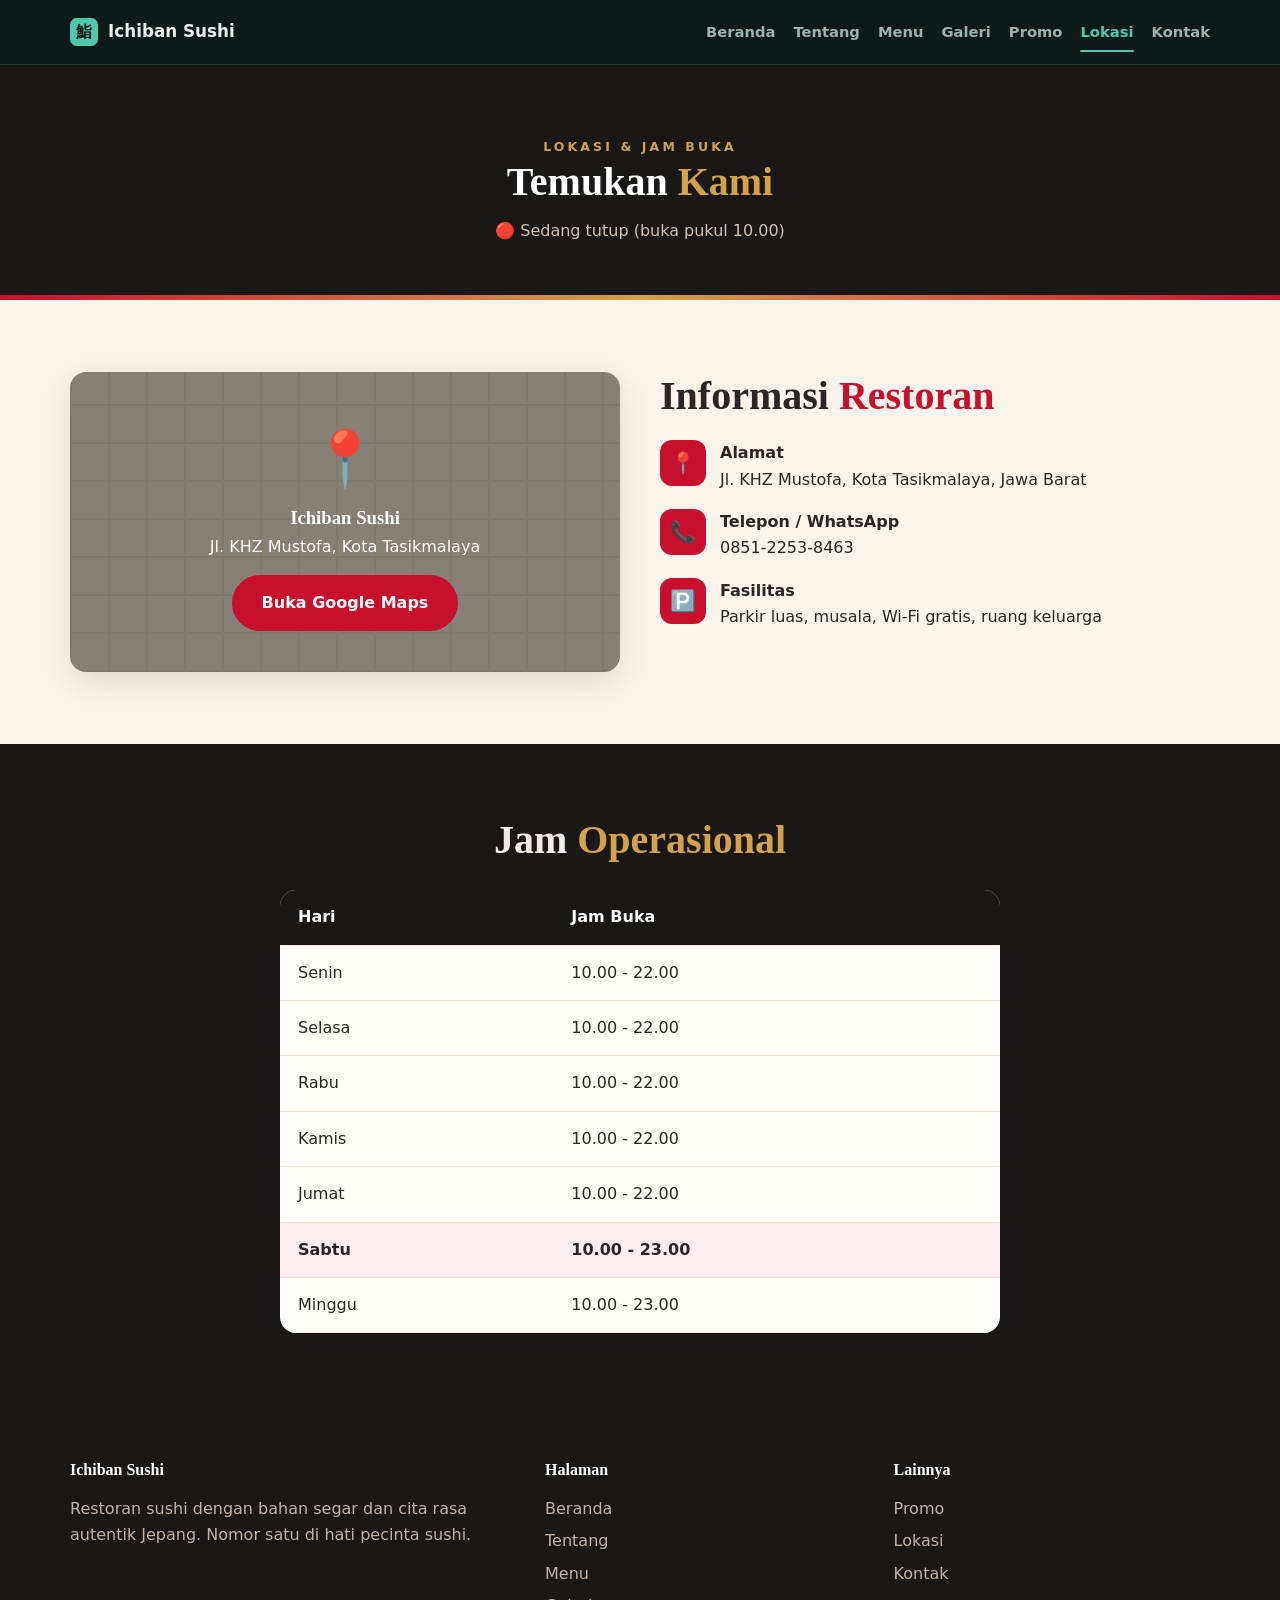
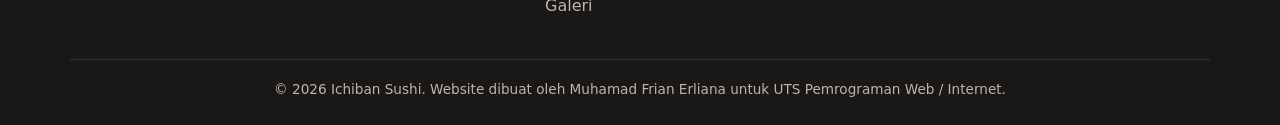
<file: lokasi (1).html>
<!DOCTYPE html>
<html lang="id">
<head>
  <meta charset="UTF-8">
  <meta name="viewport" content="width=device-width, initial-scale=1.0">
  <title>Lokasi - Ichiban Sushi</title>
  <link rel="stylesheet" href="style.css">
</head>
<body>

<header id="frian_header">
  <div class="frian_container frian_nav_wrap">
    <a href="index.html" class="frian_logo"><span class="frian_logo_mark">鮨</span> Ichiban Sushi</a>
    <button class="frian_burger" id="frian_burger" aria-label="Buka menu">&#9776;</button>
    <nav class="frian_menu" id="frian_menu">
      <a class="frian_menu_link" href="index.html">Beranda</a>
      <a class="frian_menu_link" href="tentang.html">Tentang</a>
      <a class="frian_menu_link" href="menu.html">Menu</a>
      <a class="frian_menu_link" href="galeri.html">Galeri</a>
      <a class="frian_menu_link" href="promo.html">Promo</a>
      <a class="frian_menu_link frian_active" href="lokasi.html">Lokasi</a>
      <a class="frian_menu_link" href="kontak.html">Kontak</a>
    </nav>
  </div>
</header>

<section class="frian_page_hero">
  <div class="frian_container">
    <p class="frian_eyebrow" style="color:var(--frian_gold)">Lokasi &amp; Jam Buka</p>
    <h1 class="frian_title">Temukan <span style="color:var(--frian_gold)">Kami</span></h1>
    <p id="frian_open_status">Memeriksa status...</p>
  </div>
</section>

<section class="frian_section">
  <div class="frian_container frian_grid_2" style="align-items:start">
    <div class="frian_reveal">
      <div class="frian_map">
        <div><div class="frian_map_pin">📍</div><h3 style="font-family:Georgia,serif">Ichiban Sushi</h3><p>Jl. KHZ Mustofa, Kota Tasikmalaya</p>
        <p style="margin-top:14px"><a class="frian_btn" target="_blank" rel="noopener" href="https://www.google.com/maps/search/?api=1&amp;query=Jl.+KHZ+Mustofa+Kota+Tasikmalaya">Buka Google Maps</a></p></div>
      </div>
    </div>
    <div class="frian_reveal">
      <h2 class="frian_title">Informasi <span>Restoran</span></h2>
      <div class="frian_info_list">
        <div class="frian_info_item"><div class="frian_info_icon">📍</div><div><b>Alamat</b><br>Jl. KHZ Mustofa, Kota Tasikmalaya, Jawa Barat</div></div>
        <div class="frian_info_item"><div class="frian_info_icon">📞</div><div><b>Telepon / WhatsApp</b><br>0851-2253-8463</div></div>
        <div class="frian_info_item"><div class="frian_info_icon">🅿️</div><div><b>Fasilitas</b><br>Parkir luas, musala, Wi-Fi gratis, ruang keluarga</div></div>
      </div>
    </div>
  </div>
</section>

<section class="frian_section frian_section_dark">
  <div class="frian_container" style="max-width:720px">
    <h2 class="frian_title frian_center">Jam <span>Operasional</span></h2>
    <table class="frian_table" id="frian_hours" style="margin-top:26px;color:var(--frian_text)">
      <thead><tr><th>Hari</th><th>Jam Buka</th></tr></thead>
      <tbody>
        <tr data-frian-day="1"><td>Senin</td><td>10.00 - 22.00</td></tr>
        <tr data-frian-day="2"><td>Selasa</td><td>10.00 - 22.00</td></tr>
        <tr data-frian-day="3"><td>Rabu</td><td>10.00 - 22.00</td></tr>
        <tr data-frian-day="4"><td>Kamis</td><td>10.00 - 22.00</td></tr>
        <tr data-frian-day="5"><td>Jumat</td><td>10.00 - 22.00</td></tr>
        <tr data-frian-day="6"><td>Sabtu</td><td>10.00 - 23.00</td></tr>
        <tr data-frian-day="0"><td>Minggu</td><td>10.00 - 23.00</td></tr>
      </tbody>
    </table>
  </div>
</section>

<footer id="frian_footer">
  <div class="frian_container">
    <div class="frian_footer_grid">
      <div><h4>Ichiban Sushi</h4><p>Restoran sushi dengan bahan segar dan cita rasa autentik Jepang. Nomor satu di hati pecinta sushi.</p></div>
      <div><h4>Halaman</h4><ul>
        <li><a href="index.html">Beranda</a></li><li><a href="tentang.html">Tentang</a></li><li><a href="menu.html">Menu</a></li><li><a href="galeri.html">Galeri</a></li></ul></div>
      <div><h4>Lainnya</h4><ul>
        <li><a href="promo.html">Promo</a></li><li><a href="lokasi.html">Lokasi</a></li><li><a href="kontak.html">Kontak</a></li></ul></div>
    </div>
    <p class="frian_copy">&copy; 2026 Ichiban Sushi. Website dibuat oleh Muhamad Frian Erliana untuk UTS Pemrograman Web / Internet.</p>
  </div>
</footer>

<script src="script.js"></script>
</body>
</html>
</file>
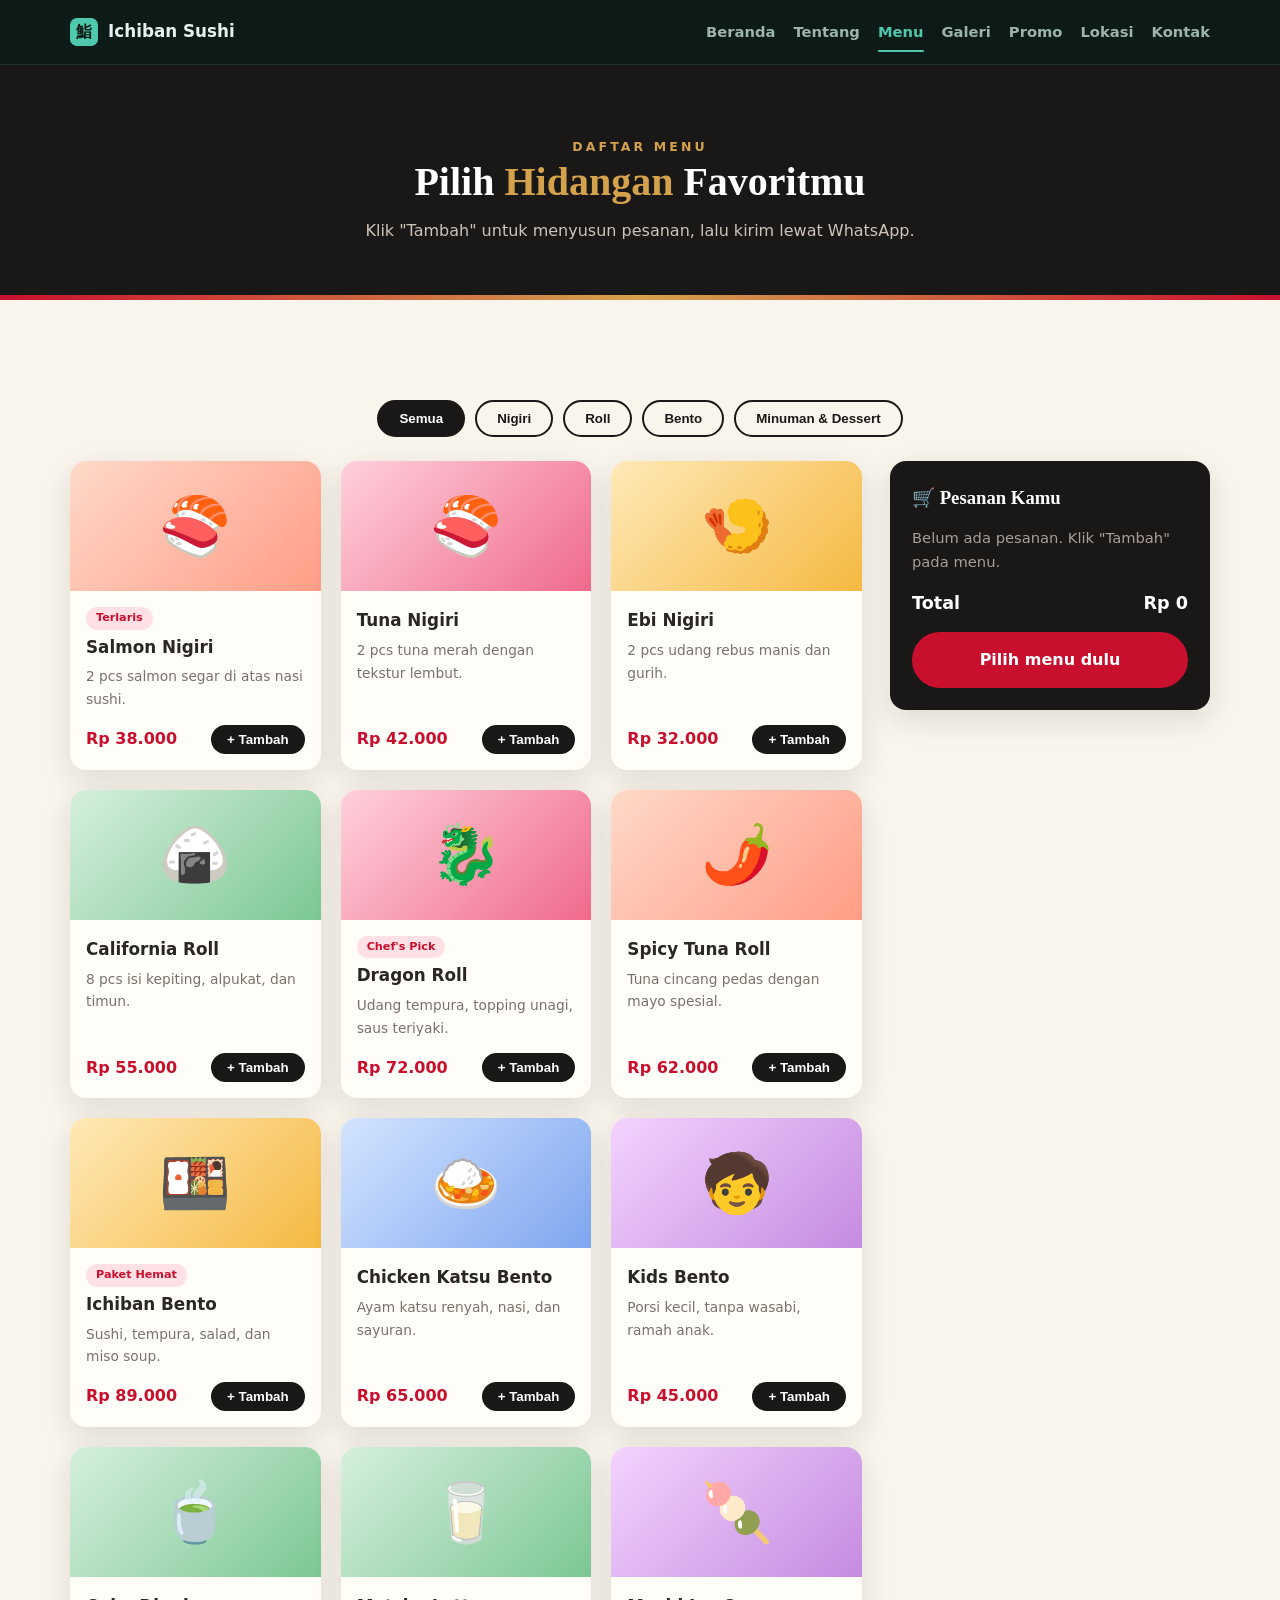
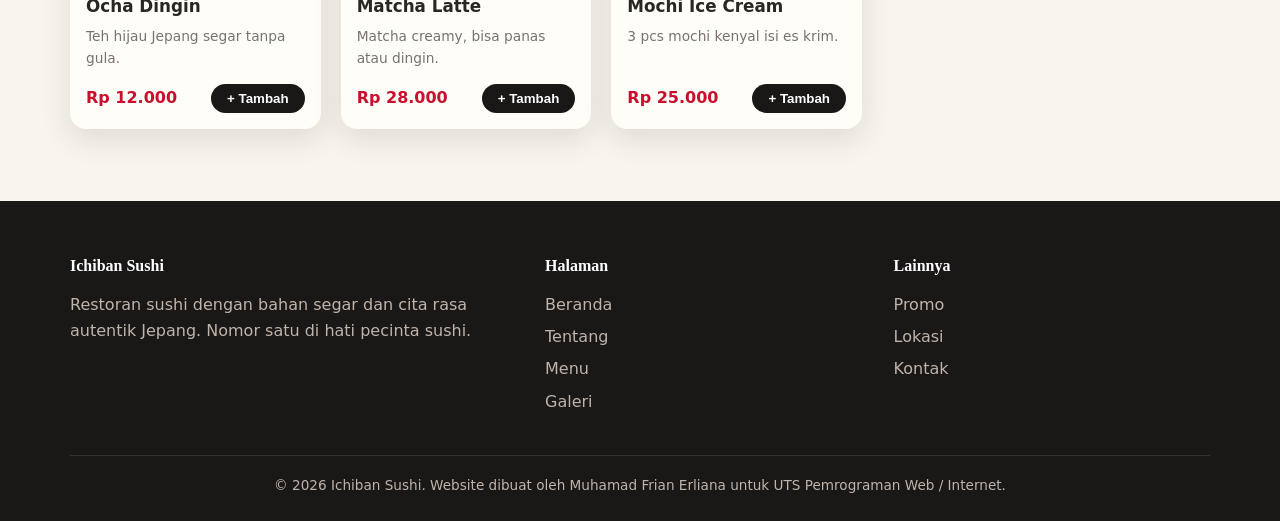
<file: menu.html>
<!DOCTYPE html>
<html lang="id">
<head>
  <meta charset="UTF-8">
  <meta name="viewport" content="width=device-width, initial-scale=1.0">
  <title>Menu - Ichiban Sushi</title>
  <link rel="stylesheet" href="style.css">
</head>
<body>

<header id="frian_header">
  <div class="frian_container frian_nav_wrap">
    <a href="index.html" class="frian_logo"><span class="frian_logo_mark">鮨</span> Ichiban Sushi</a>
    <button class="frian_burger" id="frian_burger" aria-label="Buka menu">&#9776;</button>
    <nav class="frian_menu" id="frian_menu">
      <a class="frian_menu_link" href="index.html">Beranda</a>
      <a class="frian_menu_link" href="tentang.html">Tentang</a>
      <a class="frian_menu_link frian_active" href="menu.html">Menu</a>
      <a class="frian_menu_link" href="galeri.html">Galeri</a>
      <a class="frian_menu_link" href="promo.html">Promo</a>
      <a class="frian_menu_link" href="lokasi.html">Lokasi</a>
      <a class="frian_menu_link" href="kontak.html">Kontak</a>
    </nav>
  </div>
</header>

<section class="frian_page_hero">
  <div class="frian_container">
    <p class="frian_eyebrow" style="color:var(--frian_gold)">Daftar Menu</p>
    <h1 class="frian_title">Pilih <span style="color:var(--frian_gold)">Hidangan</span> Favoritmu</h1>
    <p>Klik "Tambah" untuk menyusun pesanan, lalu kirim lewat WhatsApp.</p>
  </div>
</section>

<section class="frian_section">
  <div class="frian_container">
    <div class="frian_filter">
      <button class="frian_filter_btn frian_active" data-frian-cat="semua">Semua</button>
      <button class="frian_filter_btn" data-frian-cat="nigiri">Nigiri</button>
      <button class="frian_filter_btn" data-frian-cat="roll">Roll</button>
      <button class="frian_filter_btn" data-frian-cat="bento">Bento</button>
      <button class="frian_filter_btn" data-frian-cat="minuman">Minuman &amp; Dessert</button>
    </div>

    <div class="frian_menu_wrap">
      <div class="frian_menu_list">

        <div class="frian_dish" data-frian-cat="nigiri" data-frian-name="Salmon Nigiri" data-frian-price="38000">
          <div class="frian_dish_img frian_g1">🍣</div>
          <div class="frian_dish_body"><span class="frian_tag">Terlaris</span><h3>Salmon Nigiri</h3><p>2 pcs salmon segar di atas nasi sushi.</p>
          <div class="frian_dish_foot"><span class="frian_price">Rp 38.000</span><button class="frian_add_btn">+ Tambah</button></div></div>
        </div>

        <div class="frian_dish" data-frian-cat="nigiri" data-frian-name="Tuna Nigiri" data-frian-price="42000">
          <div class="frian_dish_img frian_g6">🍣</div>
          <div class="frian_dish_body"><h3>Tuna Nigiri</h3><p>2 pcs tuna merah dengan tekstur lembut.</p>
          <div class="frian_dish_foot"><span class="frian_price">Rp 42.000</span><button class="frian_add_btn">+ Tambah</button></div></div>
        </div>

        <div class="frian_dish" data-frian-cat="nigiri" data-frian-name="Ebi Nigiri" data-frian-price="32000">
          <div class="frian_dish_img frian_g2">🍤</div>
          <div class="frian_dish_body"><h3>Ebi Nigiri</h3><p>2 pcs udang rebus manis dan gurih.</p>
          <div class="frian_dish_foot"><span class="frian_price">Rp 32.000</span><button class="frian_add_btn">+ Tambah</button></div></div>
        </div>

        <div class="frian_dish" data-frian-cat="roll" data-frian-name="California Roll" data-frian-price="55000">
          <div class="frian_dish_img frian_g3">🍙</div>
          <div class="frian_dish_body"><h3>California Roll</h3><p>8 pcs isi kepiting, alpukat, dan timun.</p>
          <div class="frian_dish_foot"><span class="frian_price">Rp 55.000</span><button class="frian_add_btn">+ Tambah</button></div></div>
        </div>

        <div class="frian_dish" data-frian-cat="roll" data-frian-name="Dragon Roll" data-frian-price="72000">
          <div class="frian_dish_img frian_g6">🐉</div>
          <div class="frian_dish_body"><span class="frian_tag">Chef's Pick</span><h3>Dragon Roll</h3><p>Udang tempura, topping unagi, saus teriyaki.</p>
          <div class="frian_dish_foot"><span class="frian_price">Rp 72.000</span><button class="frian_add_btn">+ Tambah</button></div></div>
        </div>

        <div class="frian_dish" data-frian-cat="roll" data-frian-name="Spicy Tuna Roll" data-frian-price="62000">
          <div class="frian_dish_img frian_g1">🌶️</div>
          <div class="frian_dish_body"><h3>Spicy Tuna Roll</h3><p>Tuna cincang pedas dengan mayo spesial.</p>
          <div class="frian_dish_foot"><span class="frian_price">Rp 62.000</span><button class="frian_add_btn">+ Tambah</button></div></div>
        </div>

        <div class="frian_dish" data-frian-cat="bento" data-frian-name="Ichiban Bento" data-frian-price="89000">
          <div class="frian_dish_img frian_g2">🍱</div>
          <div class="frian_dish_body"><span class="frian_tag">Paket Hemat</span><h3>Ichiban Bento</h3><p>Sushi, tempura, salad, dan miso soup.</p>
          <div class="frian_dish_foot"><span class="frian_price">Rp 89.000</span><button class="frian_add_btn">+ Tambah</button></div></div>
        </div>

        <div class="frian_dish" data-frian-cat="bento" data-frian-name="Chicken Katsu Bento" data-frian-price="65000">
          <div class="frian_dish_img frian_g4">🍛</div>
          <div class="frian_dish_body"><h3>Chicken Katsu Bento</h3><p>Ayam katsu renyah, nasi, dan sayuran.</p>
          <div class="frian_dish_foot"><span class="frian_price">Rp 65.000</span><button class="frian_add_btn">+ Tambah</button></div></div>
        </div>

        <div class="frian_dish" data-frian-cat="bento" data-frian-name="Kids Bento" data-frian-price="45000">
          <div class="frian_dish_img frian_g5">🧒</div>
          <div class="frian_dish_body"><h3>Kids Bento</h3><p>Porsi kecil, tanpa wasabi, ramah anak.</p>
          <div class="frian_dish_foot"><span class="frian_price">Rp 45.000</span><button class="frian_add_btn">+ Tambah</button></div></div>
        </div>

        <div class="frian_dish" data-frian-cat="minuman" data-frian-name="Ocha Dingin" data-frian-price="12000">
          <div class="frian_dish_img frian_g3">🍵</div>
          <div class="frian_dish_body"><h3>Ocha Dingin</h3><p>Teh hijau Jepang segar tanpa gula.</p>
          <div class="frian_dish_foot"><span class="frian_price">Rp 12.000</span><button class="frian_add_btn">+ Tambah</button></div></div>
        </div>

        <div class="frian_dish" data-frian-cat="minuman" data-frian-name="Matcha Latte" data-frian-price="28000">
          <div class="frian_dish_img frian_g3">🥛</div>
          <div class="frian_dish_body"><h3>Matcha Latte</h3><p>Matcha creamy, bisa panas atau dingin.</p>
          <div class="frian_dish_foot"><span class="frian_price">Rp 28.000</span><button class="frian_add_btn">+ Tambah</button></div></div>
        </div>

        <div class="frian_dish" data-frian-cat="minuman" data-frian-name="Mochi Ice Cream" data-frian-price="25000">
          <div class="frian_dish_img frian_g5">🍡</div>
          <div class="frian_dish_body"><h3>Mochi Ice Cream</h3><p>3 pcs mochi kenyal isi es krim.</p>
          <div class="frian_dish_foot"><span class="frian_price">Rp 25.000</span><button class="frian_add_btn">+ Tambah</button></div></div>
        </div>

      </div>

      <aside class="frian_cart">
        <h3>🛒 Pesanan Kamu</h3>
        <div id="frian_cart_items"></div>
        <div class="frian_cart_total"><span>Total</span><span id="frian_cart_total">Rp 0</span></div>
        <a class="frian_btn" id="frian_order_btn" target="_blank" rel="noopener">Pilih menu dulu</a>
      </aside>
    </div>
  </div>
</section>

<footer id="frian_footer">
  <div class="frian_container">
    <div class="frian_footer_grid">
      <div><h4>Ichiban Sushi</h4><p>Restoran sushi dengan bahan segar dan cita rasa autentik Jepang. Nomor satu di hati pecinta sushi.</p></div>
      <div><h4>Halaman</h4><ul>
        <li><a href="index.html">Beranda</a></li><li><a href="tentang.html">Tentang</a></li><li><a href="menu.html">Menu</a></li><li><a href="galeri.html">Galeri</a></li></ul></div>
      <div><h4>Lainnya</h4><ul>
        <li><a href="promo.html">Promo</a></li><li><a href="lokasi.html">Lokasi</a></li><li><a href="kontak.html">Kontak</a></li></ul></div>
    </div>
    <p class="frian_copy">&copy; 2026 Ichiban Sushi. Website dibuat oleh Muhamad Frian Erliana untuk UTS Pemrograman Web / Internet.</p>
  </div>
</footer>

<script src="script.js"></script>
</body>
</html>
</file>
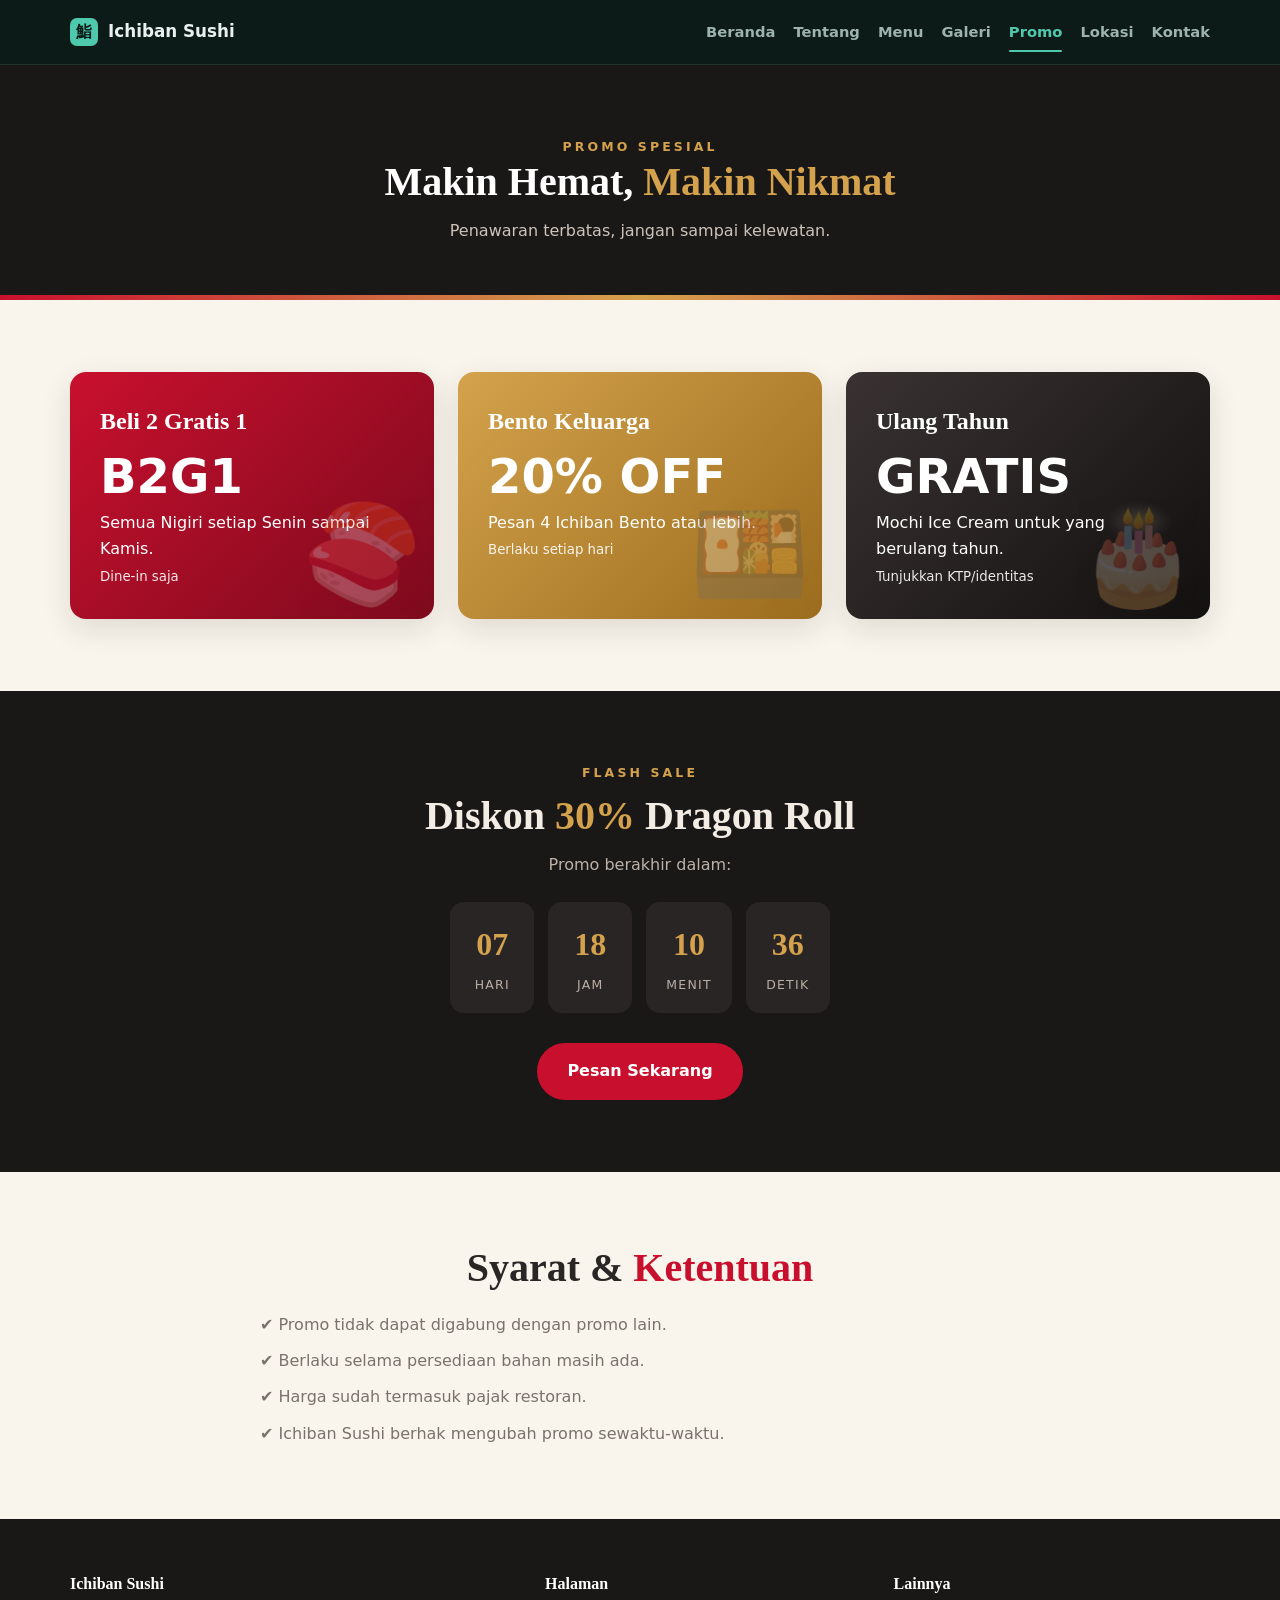
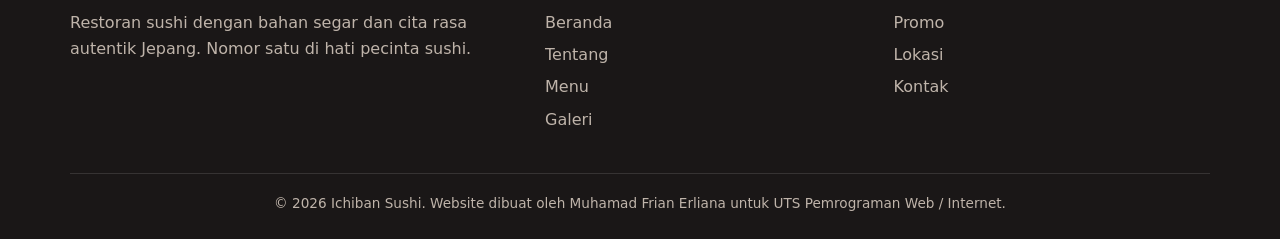
<file: promo.html>
<!DOCTYPE html>
<html lang="id">
<head>
  <meta charset="UTF-8">
  <meta name="viewport" content="width=device-width, initial-scale=1.0">
  <title>Promo - Ichiban Sushi</title>
  <link rel="stylesheet" href="style.css">
</head>
<body>

<header id="frian_header">
  <div class="frian_container frian_nav_wrap">
    <a href="index.html" class="frian_logo"><span class="frian_logo_mark">鮨</span> Ichiban Sushi</a>
    <button class="frian_burger" id="frian_burger" aria-label="Buka menu">&#9776;</button>
    <nav class="frian_menu" id="frian_menu">
      <a class="frian_menu_link" href="index.html">Beranda</a>
      <a class="frian_menu_link" href="tentang.html">Tentang</a>
      <a class="frian_menu_link" href="menu.html">Menu</a>
      <a class="frian_menu_link" href="galeri.html">Galeri</a>
      <a class="frian_menu_link frian_active" href="promo.html">Promo</a>
      <a class="frian_menu_link" href="lokasi.html">Lokasi</a>
      <a class="frian_menu_link" href="kontak.html">Kontak</a>
    </nav>
  </div>
</header>

<section class="frian_page_hero">
  <div class="frian_container">
    <p class="frian_eyebrow" style="color:var(--frian_gold)">Promo Spesial</p>
    <h1 class="frian_title">Makin Hemat, <span style="color:var(--frian_gold)">Makin Nikmat</span></h1>
    <p>Penawaran terbatas, jangan sampai kelewatan.</p>
  </div>
</section>

<section class="frian_section">
  <div class="frian_container">
    <div class="frian_grid_3" style="margin-top:0">
      <div class="frian_promo_card frian_bg_red frian_reveal" data-emoji="🍣">
        <h3>Beli 2 Gratis 1</h3><div class="frian_big">B2G1</div>
        <p>Semua Nigiri setiap Senin sampai Kamis.</p><small>Dine-in saja</small>
      </div>
      <div class="frian_promo_card frian_bg_gold frian_reveal" data-emoji="🍱">
        <h3>Bento Keluarga</h3><div class="frian_big">20% OFF</div>
        <p>Pesan 4 Ichiban Bento atau lebih.</p><small>Berlaku setiap hari</small>
      </div>
      <div class="frian_promo_card frian_bg_dark frian_reveal" data-emoji="🎂">
        <h3>Ulang Tahun</h3><div class="frian_big">GRATIS</div>
        <p>Mochi Ice Cream untuk yang berulang tahun.</p><small>Tunjukkan KTP/identitas</small>
      </div>
    </div>
  </div>
</section>

<section class="frian_section frian_section_dark">
  <div class="frian_container frian_center">
    <p class="frian_eyebrow" style="color:var(--frian_gold)">Flash Sale</p>
    <h2 class="frian_title">Diskon <span>30%</span> Dragon Roll</h2>
    <p class="frian_lead">Promo berakhir dalam:</p>
    <div class="frian_countdown" id="frian_countdown">
      <div class="frian_count_box"><b data-frian-cd>00</b><span>Hari</span></div>
      <div class="frian_count_box"><b data-frian-cd>00</b><span>Jam</span></div>
      <div class="frian_count_box"><b data-frian-cd>00</b><span>Menit</span></div>
      <div class="frian_count_box"><b data-frian-cd>00</b><span>Detik</span></div>
    </div>
    <p style="margin-top:30px"><a href="menu.html" class="frian_btn">Pesan Sekarang</a></p>
  </div>
</section>

<section class="frian_section">
  <div class="frian_container" style="max-width:760px">
    <h2 class="frian_title frian_center">Syarat &amp; <span>Ketentuan</span></h2>
    <ul style="margin-top:20px;display:grid;gap:10px;color:var(--frian_muted)">
      <li>✔ Promo tidak dapat digabung dengan promo lain.</li>
      <li>✔ Berlaku selama persediaan bahan masih ada.</li>
      <li>✔ Harga sudah termasuk pajak restoran.</li>
      <li>✔ Ichiban Sushi berhak mengubah promo sewaktu-waktu.</li>
    </ul>
  </div>
</section>

<footer id="frian_footer">
  <div class="frian_container">
    <div class="frian_footer_grid">
      <div><h4>Ichiban Sushi</h4><p>Restoran sushi dengan bahan segar dan cita rasa autentik Jepang. Nomor satu di hati pecinta sushi.</p></div>
      <div><h4>Halaman</h4><ul>
        <li><a href="index.html">Beranda</a></li><li><a href="tentang.html">Tentang</a></li><li><a href="menu.html">Menu</a></li><li><a href="galeri.html">Galeri</a></li></ul></div>
      <div><h4>Lainnya</h4><ul>
        <li><a href="promo.html">Promo</a></li><li><a href="lokasi.html">Lokasi</a></li><li><a href="kontak.html">Kontak</a></li></ul></div>
    </div>
    <p class="frian_copy">&copy; 2026 Ichiban Sushi. Website dibuat oleh Muhamad Frian Erliana untuk UTS Pemrograman Web / Internet.</p>
  </div>
</footer>

<script src="script.js"></script>
</body>
</html>
</file>
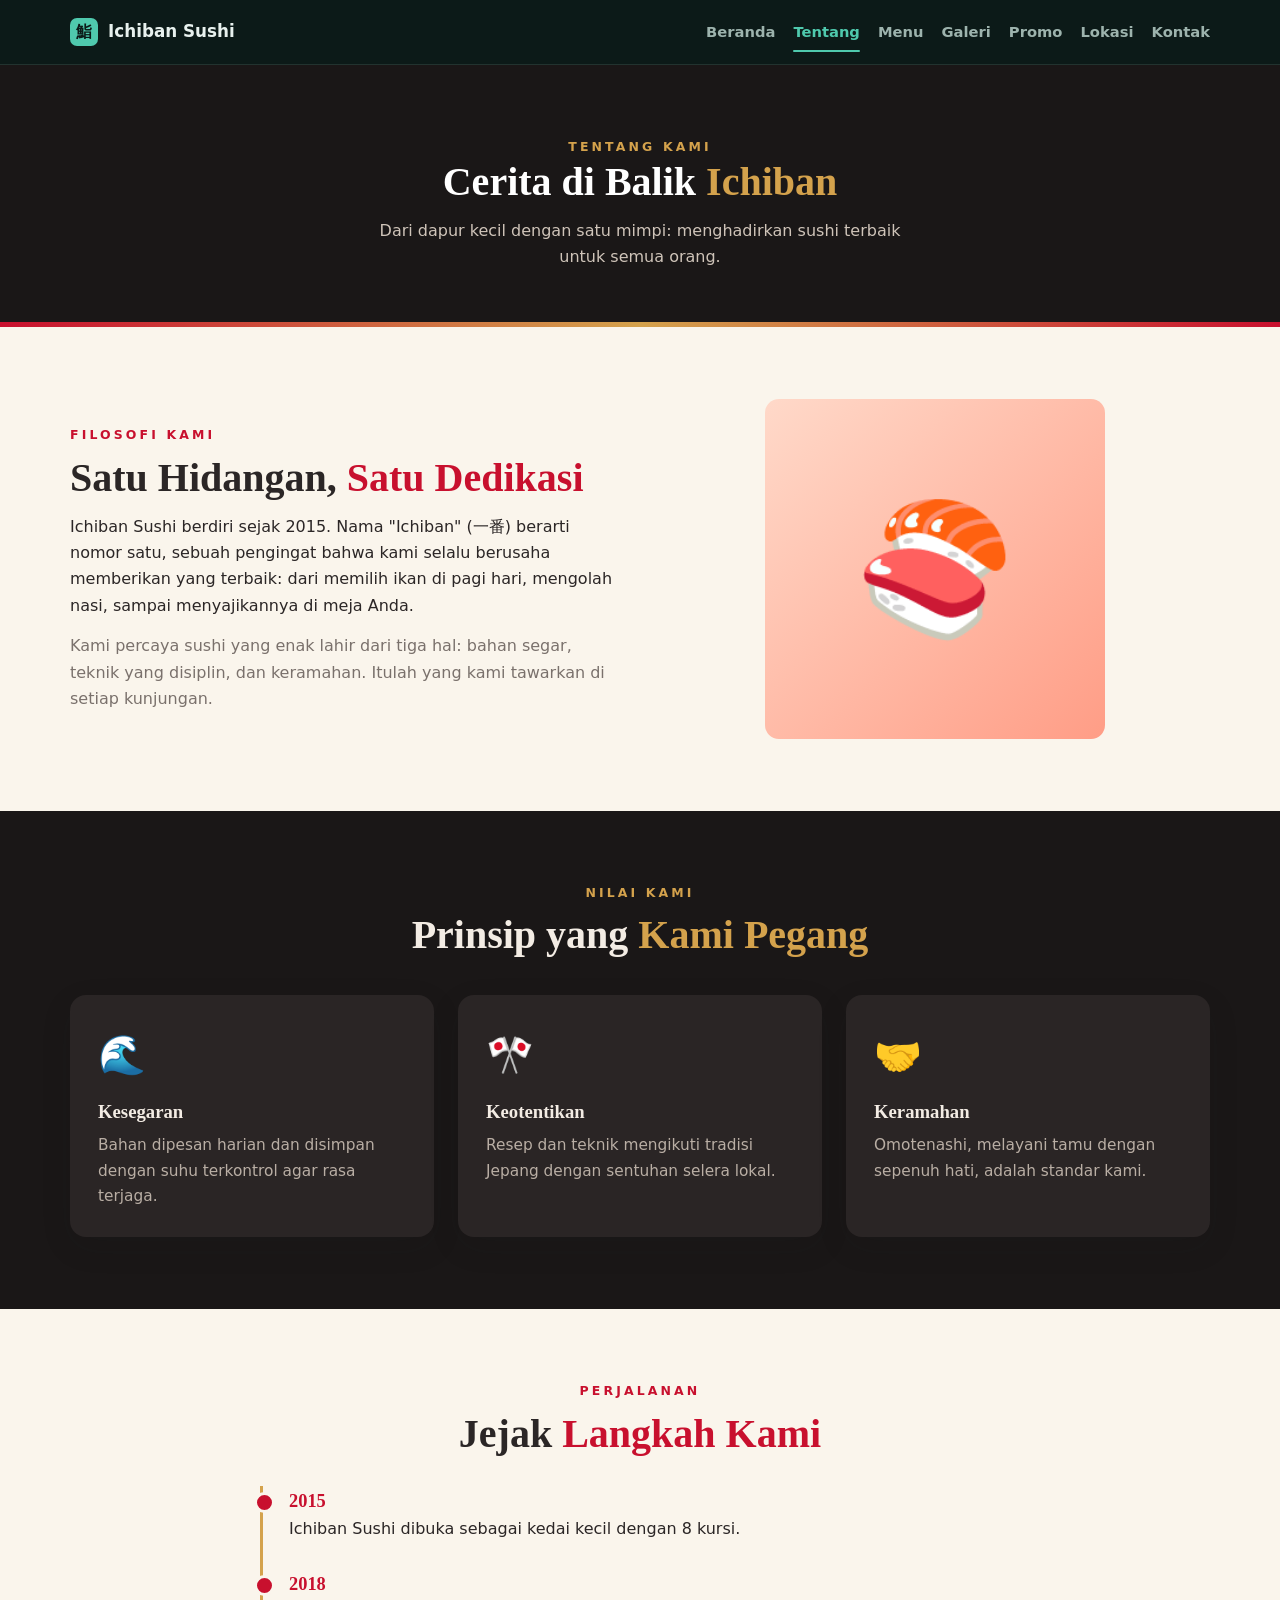
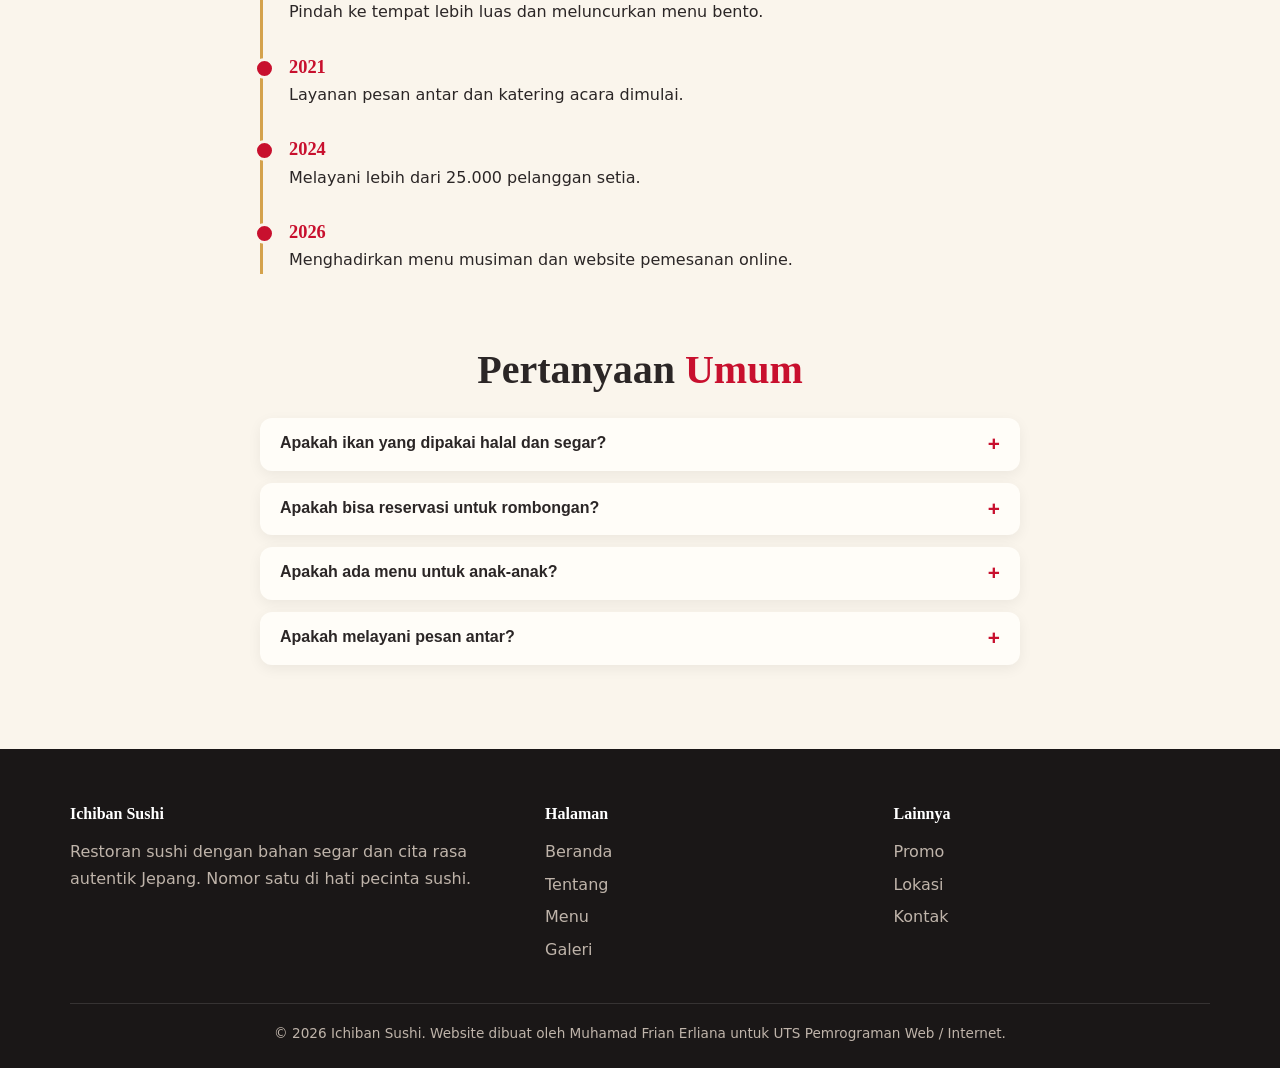
<file: tentang (1).html>
<!DOCTYPE html>
<html lang="id">
<head>
  <meta charset="UTF-8">
  <meta name="viewport" content="width=device-width, initial-scale=1.0">
  <title>Tentang Kami - Ichiban Sushi</title>
  <link rel="stylesheet" href="style.css">
</head>
<body>

<header id="frian_header">
  <div class="frian_container frian_nav_wrap">
    <a href="index.html" class="frian_logo"><span class="frian_logo_mark">鮨</span> Ichiban Sushi</a>
    <button class="frian_burger" id="frian_burger" aria-label="Buka menu">&#9776;</button>
    <nav class="frian_menu" id="frian_menu">
      <a class="frian_menu_link" href="index.html">Beranda</a>
      <a class="frian_menu_link frian_active" href="tentang.html">Tentang</a>
      <a class="frian_menu_link" href="menu.html">Menu</a>
      <a class="frian_menu_link" href="galeri.html">Galeri</a>
      <a class="frian_menu_link" href="promo.html">Promo</a>
      <a class="frian_menu_link" href="lokasi.html">Lokasi</a>
      <a class="frian_menu_link" href="kontak.html">Kontak</a>
    </nav>
  </div>
</header>

<section class="frian_page_hero">
  <div class="frian_container">
    <p class="frian_eyebrow" style="color:var(--frian_gold)">Tentang Kami</p>
    <h1 class="frian_title">Cerita di Balik <span style="color:var(--frian_gold)">Ichiban</span></h1>
    <p>Dari dapur kecil dengan satu mimpi: menghadirkan sushi terbaik untuk semua orang.</p>
  </div>
</section>

<section class="frian_section">
  <div class="frian_container frian_grid_2">
    <div class="frian_reveal">
      <p class="frian_eyebrow">Filosofi Kami</p>
      <h2 class="frian_title">Satu Hidangan, <span>Satu Dedikasi</span></h2>
      <p class="frian_lead" style="color:var(--frian_text)">Ichiban Sushi berdiri sejak 2015. Nama "Ichiban" (一番) berarti nomor satu, sebuah pengingat bahwa kami selalu berusaha memberikan yang terbaik: dari memilih ikan di pagi hari, mengolah nasi, sampai menyajikannya di meja Anda.</p>
      <p class="frian_lead" style="margin-top:14px">Kami percaya sushi yang enak lahir dari tiga hal: bahan segar, teknik yang disiplin, dan keramahan. Itulah yang kami tawarkan di setiap kunjungan.</p>
    </div>
    <div class="frian_reveal" style="display:grid;place-items:center">
      <div class="frian_tile frian_g1" style="width:min(340px,100%);font-size:8rem;cursor:default">🍣</div>
    </div>
  </div>
</section>

<section class="frian_section frian_section_dark">
  <div class="frian_container">
    <div class="frian_center">
      <p class="frian_eyebrow" style="color:var(--frian_gold)">Nilai Kami</p>
      <h2 class="frian_title">Prinsip yang <span>Kami Pegang</span></h2>
    </div>
    <div class="frian_grid_3">
      <div class="frian_card frian_reveal"><div class="frian_card_icon">🌊</div><h3>Kesegaran</h3><p>Bahan dipesan harian dan disimpan dengan suhu terkontrol agar rasa terjaga.</p></div>
      <div class="frian_card frian_reveal"><div class="frian_card_icon">🎌</div><h3>Keotentikan</h3><p>Resep dan teknik mengikuti tradisi Jepang dengan sentuhan selera lokal.</p></div>
      <div class="frian_card frian_reveal"><div class="frian_card_icon">🤝</div><h3>Keramahan</h3><p>Omotenashi, melayani tamu dengan sepenuh hati, adalah standar kami.</p></div>
    </div>
  </div>
</section>

<section class="frian_section">
  <div class="frian_container" style="max-width:760px">
    <div class="frian_center">
      <p class="frian_eyebrow">Perjalanan</p>
      <h2 class="frian_title">Jejak <span>Langkah Kami</span></h2>
    </div>
    <div class="frian_timeline">
      <div class="frian_time_item frian_reveal"><b>2015</b><p>Ichiban Sushi dibuka sebagai kedai kecil dengan 8 kursi.</p></div>
      <div class="frian_time_item frian_reveal"><b>2018</b><p>Pindah ke tempat lebih luas dan meluncurkan menu bento.</p></div>
      <div class="frian_time_item frian_reveal"><b>2021</b><p>Layanan pesan antar dan katering acara dimulai.</p></div>
      <div class="frian_time_item frian_reveal"><b>2024</b><p>Melayani lebih dari 25.000 pelanggan setia.</p></div>
      <div class="frian_time_item frian_reveal"><b>2026</b><p>Menghadirkan menu musiman dan website pemesanan online.</p></div>
    </div>
  </div>
</section>

<section class="frian_section" style="padding-top:0">
  <div class="frian_container" style="max-width:760px">
    <div class="frian_center"><h2 class="frian_title">Pertanyaan <span>Umum</span></h2></div>
    <div style="margin-top:24px">
      <div class="frian_faq_item"><button class="frian_faq_q">Apakah ikan yang dipakai halal dan segar?</button><div class="frian_faq_a">Kami menggunakan ikan dan seafood segar. Menu kami tidak memakai bahan haram dan tidak menyajikan alkohol.</div></div>
      <div class="frian_faq_item"><button class="frian_faq_q">Apakah bisa reservasi untuk rombongan?</button><div class="frian_faq_a">Bisa. Silakan isi form di halaman Kontak atau hubungi WhatsApp kami minimal 1 hari sebelumnya.</div></div>
      <div class="frian_faq_item"><button class="frian_faq_q">Apakah ada menu untuk anak-anak?</button><div class="frian_faq_a">Ada. Kami punya Kids Bento dengan porsi kecil, tanpa wasabi, dan rasa yang ramah anak.</div></div>
      <div class="frian_faq_item"><button class="frian_faq_q">Apakah melayani pesan antar?</button><div class="frian_faq_a">Ya, pesan antar tersedia untuk area sekitar. Pesan lewat halaman Menu lalu kirim ke WhatsApp.</div></div>
    </div>
  </div>
</section>

<footer id="frian_footer">
  <div class="frian_container">
    <div class="frian_footer_grid">
      <div><h4>Ichiban Sushi</h4><p>Restoran sushi dengan bahan segar dan cita rasa autentik Jepang. Nomor satu di hati pecinta sushi.</p></div>
      <div><h4>Halaman</h4><ul>
        <li><a href="index.html">Beranda</a></li><li><a href="tentang.html">Tentang</a></li><li><a href="menu.html">Menu</a></li><li><a href="galeri.html">Galeri</a></li></ul></div>
      <div><h4>Lainnya</h4><ul>
        <li><a href="promo.html">Promo</a></li><li><a href="lokasi.html">Lokasi</a></li><li><a href="kontak.html">Kontak</a></li></ul></div>
    </div>
    <p class="frian_copy">&copy; 2026 Ichiban Sushi. Website dibuat oleh Muhamad Frian Erliana untuk UTS Pemrograman Web / Internet.</p>
  </div>
</footer>

<script src="script.js"></script>
</body>
</html>
</file>
<file: style.css>
/* ==========================================================
   Ichiban Sushi - Stylesheet
   Dibuat oleh: Muhamad Frian Erliana
   Semua class & id memakai awalan "frian_"
   ========================================================== */

:root {
  --frian_red: #c8102e;
  --frian_red_dark: #9a0b22;
  --frian_dark: #1a1717;
  --frian_dark_soft: #2a2525;
  --frian_cream: #faf5ec;
  --frian_paper: #fffdf8;
  --frian_gold: #d4a24c;
  --frian_text: #2b2626;
  --frian_muted: #7a716c;
  --frian_radius: 16px;
  --frian_shadow: 0 10px 30px rgba(26, 23, 23, .12);
}

* { box-sizing: border-box; margin: 0; padding: 0; }
html { scroll-behavior: smooth; }
body {
  font-family: "Segoe UI", system-ui, -apple-system, Roboto, sans-serif;
  color: var(--frian_text);
  background: var(--frian_cream);
  line-height: 1.65;
}
img, svg { max-width: 100%; display: block; }
a { color: inherit; text-decoration: none; }
ul { list-style: none; }

.frian_container { width: min(1140px, 92%); margin-inline: auto; }
.frian_section { padding: 72px 0; }
.frian_section_dark { background: var(--frian_dark); color: #f3ece4; }
.frian_title { font-family: Georgia, "Times New Roman", serif; font-size: clamp(1.7rem, 4vw, 2.5rem); line-height: 1.2; margin-bottom: 12px; }
.frian_title span { color: var(--frian_red); }
.frian_section_dark .frian_title span { color: var(--frian_gold); }
.frian_eyebrow { letter-spacing: .25em; text-transform: uppercase; font-size: .78rem; color: var(--frian_red); font-weight: 700; margin-bottom: 8px; }
.frian_center { text-align: center; }
.frian_lead { color: var(--frian_muted); max-width: 640px; }
.frian_center .frian_lead { margin-inline: auto; }
.frian_section_dark .frian_lead { color: #bdb2a8; }

/* ---------- Header / Menu ---------- */
#frian_header {
  position: sticky; top: 0; z-index: 50;
  background: rgba(26, 23, 23, .96);
  backdrop-filter: blur(8px);
  color: #fff;
  transition: box-shadow .3s;
}
#frian_header.frian_scrolled { box-shadow: 0 6px 24px rgba(0,0,0,.35); }
.frian_nav_wrap { display: flex; align-items: center; justify-content: space-between; height: 68px; }
.frian_logo { display: flex; align-items: center; gap: 10px; font-weight: 800; font-size: 1.2rem; letter-spacing: .02em; }
.frian_logo_mark {
  width: 38px; height: 38px; border-radius: 50%;
  background: var(--frian_red); display: grid; place-items: center;
  font-size: 1.15rem; box-shadow: 0 0 0 3px rgba(212,162,76,.5);
}
.frian_menu { display: flex; gap: 4px; }
.frian_menu_link { padding: 8px 14px; border-radius: 999px; font-size: .94rem; transition: background .2s, color .2s; }
.frian_menu_link:hover { background: rgba(255,255,255,.1); }
.frian_menu_link.frian_active { background: var(--frian_red); }
.frian_burger { display: none; background: none; border: 0; color: #fff; font-size: 1.7rem; cursor: pointer; }

/* ---------- Buttons ---------- */
.frian_btn {
  display: inline-block; padding: 13px 28px; border-radius: 999px; border: 2px solid var(--frian_red);
  background: var(--frian_red); color: #fff; font-weight: 700; cursor: pointer; font-size: 1rem;
  transition: transform .2s, background .2s, box-shadow .2s;
}
.frian_btn:hover { transform: translateY(-2px); background: var(--frian_red_dark); box-shadow: 0 8px 20px rgba(200,16,46,.35); }
.frian_btn_ghost { background: transparent; color: #fff; border-color: rgba(255,255,255,.7); }
.frian_btn_ghost:hover { background: #fff; color: var(--frian_dark); box-shadow: none; }
.frian_btn_row { display: flex; gap: 14px; flex-wrap: wrap; margin-top: 26px; }

/* ---------- Hero ---------- */
.frian_hero {
  position: relative; overflow: hidden; color: #fff;
  background:
    radial-gradient(circle at 80% 20%, rgba(200,16,46,.55), transparent 45%),
    radial-gradient(circle at 10% 90%, rgba(212,162,76,.25), transparent 40%),
    var(--frian_dark);
  padding: 80px 0 90px;
}
.frian_hero_grid { display: grid; grid-template-columns: 1.1fr .9fr; gap: 40px; align-items: center; }
.frian_hero h1 { font-family: Georgia, serif; font-size: clamp(2.2rem, 6vw, 4rem); line-height: 1.08; }
.frian_hero h1 em { color: var(--frian_gold); font-style: normal; }
.frian_hero p { margin-top: 18px; color: #d8cec4; max-width: 520px; font-size: 1.05rem; }
.frian_hero_art { display: grid; place-items: center; animation: frian_float 5s ease-in-out infinite; }
.frian_hero_art svg { width: min(420px, 100%); filter: drop-shadow(0 25px 35px rgba(0,0,0,.5)); }
@keyframes frian_float { 50% { transform: translateY(-14px) rotate(1.5deg); } }
.frian_kanji_bg { position: absolute; right: -20px; bottom: -80px; font-size: 22rem; opacity: .05; font-family: serif; line-height: 1; pointer-events: none; }

.frian_page_hero { padding: 64px 0 56px; background: var(--frian_dark); color: #fff; text-align: center; position: relative; overflow: hidden; }
.frian_page_hero::after { content: ""; position: absolute; inset: auto 0 0 0; height: 5px; background: linear-gradient(90deg, var(--frian_red), var(--frian_gold), var(--frian_red)); }
.frian_page_hero p { color: #cfc4b9; max-width: 560px; margin: 8px auto 0; }

/* ---------- Statistik ---------- */
.frian_stats { display: grid; grid-template-columns: repeat(4, 1fr); gap: 20px; margin-top: -48px; position: relative; z-index: 2; }
.frian_stat { background: var(--frian_paper); border-radius: var(--frian_radius); padding: 24px 12px; text-align: center; box-shadow: var(--frian_shadow); }
.frian_stat b { display: block; font-size: 2rem; color: var(--frian_red); font-family: Georgia, serif; }
.frian_stat span { color: var(--frian_muted); font-size: .9rem; }

/* ---------- Cards / Grid ---------- */
.frian_grid_3 { display: grid; grid-template-columns: repeat(3, 1fr); gap: 24px; margin-top: 36px; }
.frian_grid_2 { display: grid; grid-template-columns: 1fr 1fr; gap: 40px; align-items: center; }
.frian_card {
  background: var(--frian_paper); border-radius: var(--frian_radius); padding: 28px;
  box-shadow: var(--frian_shadow); transition: transform .25s;
}
.frian_card:hover { transform: translateY(-6px); }
.frian_card_icon { font-size: 2.4rem; margin-bottom: 10px; }
.frian_card h3 { font-family: Georgia, serif; margin-bottom: 6px; }
.frian_card p { color: var(--frian_muted); font-size: .96rem; }
.frian_section_dark .frian_card { background: var(--frian_dark_soft); }
.frian_section_dark .frian_card p { color: #b9aea4; }

/* ---------- Menu makanan ---------- */
.frian_filter { display: flex; flex-wrap: wrap; justify-content: center; gap: 10px; margin: 28px 0 8px; }
.frian_filter_btn {
  padding: 9px 20px; border-radius: 999px; border: 2px solid var(--frian_dark); background: transparent;
  font-weight: 600; cursor: pointer; transition: all .2s; color: var(--frian_dark);
}
.frian_filter_btn:hover { background: rgba(26,23,23,.08); }
.frian_filter_btn.frian_active { background: var(--frian_dark); color: #fff; }
.frian_menu_wrap { display: grid; grid-template-columns: 1fr 320px; gap: 28px; align-items: start; margin-top: 24px; }
.frian_menu_list { display: grid; grid-template-columns: repeat(auto-fill, minmax(220px, 1fr)); gap: 20px; }
.frian_dish { background: var(--frian_paper); border-radius: var(--frian_radius); overflow: hidden; box-shadow: var(--frian_shadow); display: flex; flex-direction: column; transition: transform .25s, opacity .3s; }
.frian_dish:hover { transform: translateY(-5px); }
.frian_dish.frian_hide { display: none; }
.frian_dish_img { height: 130px; display: grid; place-items: center; font-size: 3.6rem; }
.frian_dish_body { padding: 16px; display: flex; flex-direction: column; gap: 4px; flex: 1; }
.frian_dish_body h3 { font-size: 1.05rem; }
.frian_dish_body p { font-size: .86rem; color: var(--frian_muted); flex: 1; }
.frian_dish_foot { display: flex; align-items: center; justify-content: space-between; margin-top: 10px; }
.frian_price { font-weight: 800; color: var(--frian_red); }
.frian_add_btn { background: var(--frian_dark); color: #fff; border: 0; border-radius: 999px; padding: 7px 16px; cursor: pointer; font-weight: 600; transition: background .2s; }
.frian_add_btn:hover { background: var(--frian_red); }
.frian_tag { align-self: flex-start; font-size: .7rem; font-weight: 700; padding: 2px 10px; border-radius: 999px; background: #ffe1e5; color: var(--frian_red); }

.frian_cart { position: sticky; top: 90px; background: var(--frian_dark); color: #fff; border-radius: var(--frian_radius); padding: 22px; box-shadow: var(--frian_shadow); }
.frian_cart h3 { font-family: Georgia, serif; margin-bottom: 12px; }
.frian_cart_empty { color: #a99f96; font-size: .92rem; }
.frian_cart_item { display: flex; justify-content: space-between; align-items: center; gap: 8px; padding: 8px 0; border-bottom: 1px dashed rgba(255,255,255,.15); font-size: .92rem; }
.frian_cart_ctrl { display: flex; align-items: center; gap: 6px; }
.frian_cart_ctrl button { width: 24px; height: 24px; border-radius: 50%; border: 0; cursor: pointer; background: var(--frian_gold); font-weight: 800; }
.frian_cart_total { display: flex; justify-content: space-between; font-weight: 800; font-size: 1.1rem; margin: 14px 0; }
.frian_cart .frian_btn { width: 100%; text-align: center; }

/* ---------- Promo ---------- */
.frian_promo_card { position: relative; border-radius: var(--frian_radius); padding: 30px; color: #fff; overflow: hidden; box-shadow: var(--frian_shadow); min-height: 220px; }
.frian_promo_card h3 { font-family: Georgia, serif; font-size: 1.5rem; }
.frian_promo_card .frian_big { font-size: 3rem; font-weight: 900; line-height: 1; margin: 10px 0; }
.frian_promo_card small { opacity: .9; }
.frian_promo_card::after { content: attr(data-emoji); position: absolute; right: 12px; bottom: -14px; font-size: 6rem; opacity: .25; }
.frian_bg_red { background: linear-gradient(135deg, #c8102e, #7d0a1d); }
.frian_bg_gold { background: linear-gradient(135deg, #d4a24c, #9b6c1d); }
.frian_bg_dark { background: linear-gradient(135deg, #3a3232, #131010); }
.frian_countdown { display: flex; justify-content: center; gap: 14px; margin-top: 24px; flex-wrap: wrap; }
.frian_count_box { background: var(--frian_dark_soft); border-radius: 14px; padding: 16px 20px; min-width: 84px; text-align: center; }
.frian_count_box b { display: block; font-size: 2rem; color: var(--frian_gold); font-family: Georgia, serif; }
.frian_count_box span { font-size: .78rem; text-transform: uppercase; letter-spacing: .1em; color: #b9aea4; }

/* ---------- Galeri ---------- */
.frian_gallery { display: grid; grid-template-columns: repeat(4, 1fr); gap: 14px; margin-top: 30px; }
.frian_tile { aspect-ratio: 1; border-radius: 14px; display: grid; place-items: center; font-size: 3.8rem; cursor: pointer; position: relative; overflow: hidden; transition: transform .25s; }
.frian_tile:hover { transform: scale(1.04); }
.frian_tile.frian_wide { grid-column: span 2; aspect-ratio: 2/1; }
.frian_tile span { position: absolute; inset: auto 0 0 0; padding: 8px 12px; font-size: .82rem; background: linear-gradient(transparent, rgba(0,0,0,.7)); color: #fff; opacity: 0; transition: opacity .25s; }
.frian_tile:hover span { opacity: 1; }
#frian_lightbox { position: fixed; inset: 0; background: rgba(0,0,0,.88); z-index: 100; display: none; place-items: center; padding: 20px; }
#frian_lightbox.frian_open { display: grid; }
.frian_lightbox_box { text-align: center; color: #fff; }
.frian_lightbox_pic { width: min(360px, 80vw); aspect-ratio: 1; border-radius: 20px; display: grid; place-items: center; font-size: 8rem; margin: 0 auto 16px; }
.frian_lightbox_close { position: absolute; top: 18px; right: 24px; font-size: 2.2rem; background: none; border: 0; color: #fff; cursor: pointer; }

/* ---------- Timeline / FAQ ---------- */
.frian_timeline { border-left: 3px solid var(--frian_gold); margin-top: 28px; padding-left: 26px; display: grid; gap: 26px; }
.frian_time_item { position: relative; }
.frian_time_item::before { content: ""; position: absolute; left: -35px; top: 6px; width: 15px; height: 15px; border-radius: 50%; background: var(--frian_red); border: 3px solid var(--frian_cream); }
.frian_time_item b { color: var(--frian_red); font-family: Georgia, serif; font-size: 1.15rem; }
.frian_faq_item { background: var(--frian_paper); border-radius: 12px; margin-bottom: 12px; box-shadow: 0 4px 14px rgba(0,0,0,.06); overflow: hidden; }
.frian_faq_q { width: 100%; text-align: left; background: none; border: 0; padding: 16px 20px; font-size: 1rem; font-weight: 700; cursor: pointer; display: flex; justify-content: space-between; gap: 10px; color: var(--frian_text); }
.frian_faq_q::after { content: "+"; color: var(--frian_red); font-size: 1.3rem; line-height: 1; }
.frian_faq_item.frian_open .frian_faq_q::after { content: "\2212"; }
.frian_faq_a { max-height: 0; overflow: hidden; padding: 0 20px; color: var(--frian_muted); transition: max-height .3s, padding .3s; }
.frian_faq_item.frian_open .frian_faq_a { max-height: 200px; padding: 0 20px 18px; }

/* ---------- Tabel jam buka & kontak ---------- */
.frian_table { width: 100%; border-collapse: collapse; background: var(--frian_paper); border-radius: var(--frian_radius); overflow: hidden; box-shadow: var(--frian_shadow); }
.frian_table th, .frian_table td { padding: 14px 18px; text-align: left; border-bottom: 1px solid #eee3d3; }
.frian_table th { background: var(--frian_dark); color: #fff; }
.frian_table tr.frian_today td { background: #ffeef0; font-weight: 700; }
.frian_map { border-radius: var(--frian_radius); min-height: 300px; background:
  linear-gradient(rgba(26,23,23,.5), rgba(26,23,23,.5)),
  repeating-linear-gradient(0deg, #e8dcc6 0 2px, transparent 2px 38px),
  repeating-linear-gradient(90deg, #e8dcc6 0 2px, transparent 2px 38px), #f3ead8;
  display: grid; place-items: center; color: #fff; text-align: center; padding: 24px; box-shadow: var(--frian_shadow); }
.frian_map_pin { font-size: 3.4rem; animation: frian_bounce 1.4s infinite; }
@keyframes frian_bounce { 50% { transform: translateY(-12px); } }
.frian_info_list { display: grid; gap: 16px; margin-top: 20px; }
.frian_info_item { display: flex; gap: 14px; align-items: flex-start; }
.frian_info_icon { width: 46px; height: 46px; flex: none; border-radius: 12px; background: var(--frian_red); color: #fff; display: grid; place-items: center; font-size: 1.3rem; }

.frian_form { background: var(--frian_paper); padding: 30px; border-radius: var(--frian_radius); box-shadow: var(--frian_shadow); display: grid; gap: 16px; }
.frian_field label { display: block; font-weight: 700; margin-bottom: 6px; font-size: .92rem; }
.frian_field input, .frian_field select, .frian_field textarea {
  width: 100%; padding: 12px 14px; border: 2px solid #e4d8c4; border-radius: 10px; font: inherit; background: #fff; transition: border-color .2s;
}
.frian_field input:focus, .frian_field select:focus, .frian_field textarea:focus { outline: none; border-color: var(--frian_red); }
.frian_field textarea { min-height: 130px; resize: vertical; }
.frian_field.frian_invalid input, .frian_field.frian_invalid textarea, .frian_field.frian_invalid select { border-color: #e03131; }
.frian_error { color: #e03131; font-size: .8rem; margin-top: 4px; display: none; }
.frian_field.frian_invalid .frian_error { display: block; }
.frian_form_row { display: grid; grid-template-columns: 1fr 1fr; gap: 16px; }
#frian_notice { display: none; padding: 14px 18px; border-radius: 10px; background: #e6f7ec; color: #1b6b3a; font-weight: 600; }
#frian_notice.frian_show { display: block; }

/* ---------- CTA & Footer ---------- */
.frian_cta { background: linear-gradient(135deg, var(--frian_red), var(--frian_red_dark)); color: #fff; text-align: center; padding: 60px 0; }
.frian_cta .frian_btn { background: #fff; color: var(--frian_red); border-color: #fff; margin-top: 18px; }
.frian_cta .frian_btn:hover { background: var(--frian_dark); color: #fff; border-color: var(--frian_dark); }
#frian_footer { background: var(--frian_dark); color: #bfb4aa; padding: 52px 0 24px; }
.frian_footer_grid { display: grid; grid-template-columns: 1.4fr 1fr 1fr; gap: 32px; }
#frian_footer h4 { color: #fff; margin-bottom: 12px; font-family: Georgia, serif; }
#frian_footer li { margin-bottom: 6px; }
#frian_footer a:hover { color: var(--frian_gold); }
.frian_copy { margin-top: 34px; padding-top: 18px; border-top: 1px solid rgba(255,255,255,.12); text-align: center; font-size: .85rem; }

/* ---------- Reveal animasi ---------- */
.frian_reveal { opacity: 0; transform: translateY(26px); transition: opacity .7s, transform .7s; }
.frian_reveal.frian_visible { opacity: 1; transform: none; }

/* ---------- Gradient util ---------- */
.frian_g1 { background: linear-gradient(135deg, #ffd9c9, #ff9d86); }
.frian_g2 { background: linear-gradient(135deg, #ffe9b8, #f5b942); }
.frian_g3 { background: linear-gradient(135deg, #d6f0dc, #7cc795); }
.frian_g4 { background: linear-gradient(135deg, #d4e4ff, #7ea6f0); }
.frian_g5 { background: linear-gradient(135deg, #f3d3ff, #c58be0); }
.frian_g6 { background: linear-gradient(135deg, #ffd1dc, #f06a8c); }

/* ---------- Responsive ---------- */
@media (max-width: 960px) {
  .frian_gallery { grid-template-columns: repeat(3, 1fr); }
  .frian_menu_wrap { grid-template-columns: 1fr; }
  .frian_cart { position: static; }
}
@media (max-width: 820px) {
  .frian_burger { display: block; }
  .frian_menu {
    position: absolute; top: 68px; left: 0; right: 0; flex-direction: column;
    background: var(--frian_dark); padding: 12px 4%; gap: 4px;
    max-height: 0; overflow: hidden; padding-block: 0; transition: max-height .3s, padding .3s;
  }
  .frian_menu.frian_open { max-height: 420px; padding-block: 12px 18px; }
  .frian_menu_link { border-radius: 10px; }
  .frian_hero_grid, .frian_grid_2 { grid-template-columns: 1fr; }
  .frian_hero { padding: 54px 0 70px; text-align: center; }
  .frian_hero p { margin-inline: auto; }
  .frian_btn_row { justify-content: center; }
  .frian_hero_art { order: -1; }
  .frian_hero_art svg { width: 260px; }
  .frian_stats { grid-template-columns: repeat(2, 1fr); }
  .frian_grid_3 { grid-template-columns: 1fr; }
  .frian_footer_grid { grid-template-columns: 1fr; }
  .frian_section { padding: 54px 0; }
}
@media (max-width: 520px) {
  .frian_gallery { grid-template-columns: repeat(2, 1fr); }
  .frian_form_row { grid-template-columns: 1fr; }
  .frian_form { padding: 20px; }
  .frian_count_box { min-width: 70px; padding: 12px; }
}


/* ==========================================================
   NAVBAR BARU (sengaja diletakkan paling bawah agar menimpa
   gaya header lama). Hanya mengubah header.
   ========================================================== */

#frian_header {
  --nav_bg: #0c1a18;
  --nav_border: #22332f;
  --nav_text: #e8f1ee;
  --nav_muted: #9db3ad;
  --nav_accent: #4fc9ad;

  background: var(--nav_bg);
  backdrop-filter: none;
  border-bottom: 1px solid var(--nav_border);
  box-shadow: none;
}
#frian_header.frian_scrolled { box-shadow: 0 6px 24px rgba(0, 0, 0, .35); }

#frian_header .frian_nav_wrap {
  height: auto;
  min-height: 64px;
  gap: 24px;
  padding: 12px 0;
}

/* Logo */
#frian_header .frian_logo {
  gap: 10px;
  font-weight: 700;
  font-size: 1.05rem;
  letter-spacing: 0;
  color: var(--nav_text);
  white-space: nowrap;
  flex-shrink: 0;
}
#frian_header .frian_logo_mark {
  width: 28px;
  height: 28px;
  border-radius: 7px;
  background: var(--nav_accent);
  color: #0c1a18;
  font-size: 1rem;
  font-weight: 700;
  line-height: 1;
  box-shadow: none;
}

/* Menu (satu baris, bisa digeser ke samping di HP) */
#frian_header .frian_menu {
  position: static;
  display: flex;
  flex-direction: row;
  align-items: center;
  gap: 18px;
  background: none;
  padding: 0;
  max-height: none;
  overflow-x: auto;
  overflow-y: hidden;
  scrollbar-width: none;
  -webkit-overflow-scrolling: touch;
}
#frian_header .frian_menu::-webkit-scrollbar { display: none; }

#frian_header .frian_menu_link {
  position: relative;
  padding: 8px 0;
  border-radius: 0;
  background: none;
  color: var(--nav_muted);
  font-size: .92rem;
  font-weight: 600;
  white-space: nowrap;
  transition: color .2s;
}
#frian_header .frian_menu_link:hover {
  background: none;
  color: var(--nav_text);
}
#frian_header .frian_menu_link.frian_active {
  background: none;
  color: var(--nav_accent);
}
#frian_header .frian_menu_link.frian_active::after {
  content: "";
  position: absolute;
  left: 0;
  right: 0;
  bottom: 0;
  height: 2px;
  border-radius: 2px;
  background: var(--nav_accent);
}

/* Tombol burger tidak dipakai lagi */
#frian_header .frian_burger { display: none; }

/* HP: nama di atas, menu di bawahnya */
@media (max-width: 820px) {
  #frian_header .frian_nav_wrap {
    flex-direction: column;
    align-items: stretch;
    gap: 10px;
    padding: 12px 0 0;
  }
  #frian_header .frian_menu { gap: 20px; }
}
</file>
